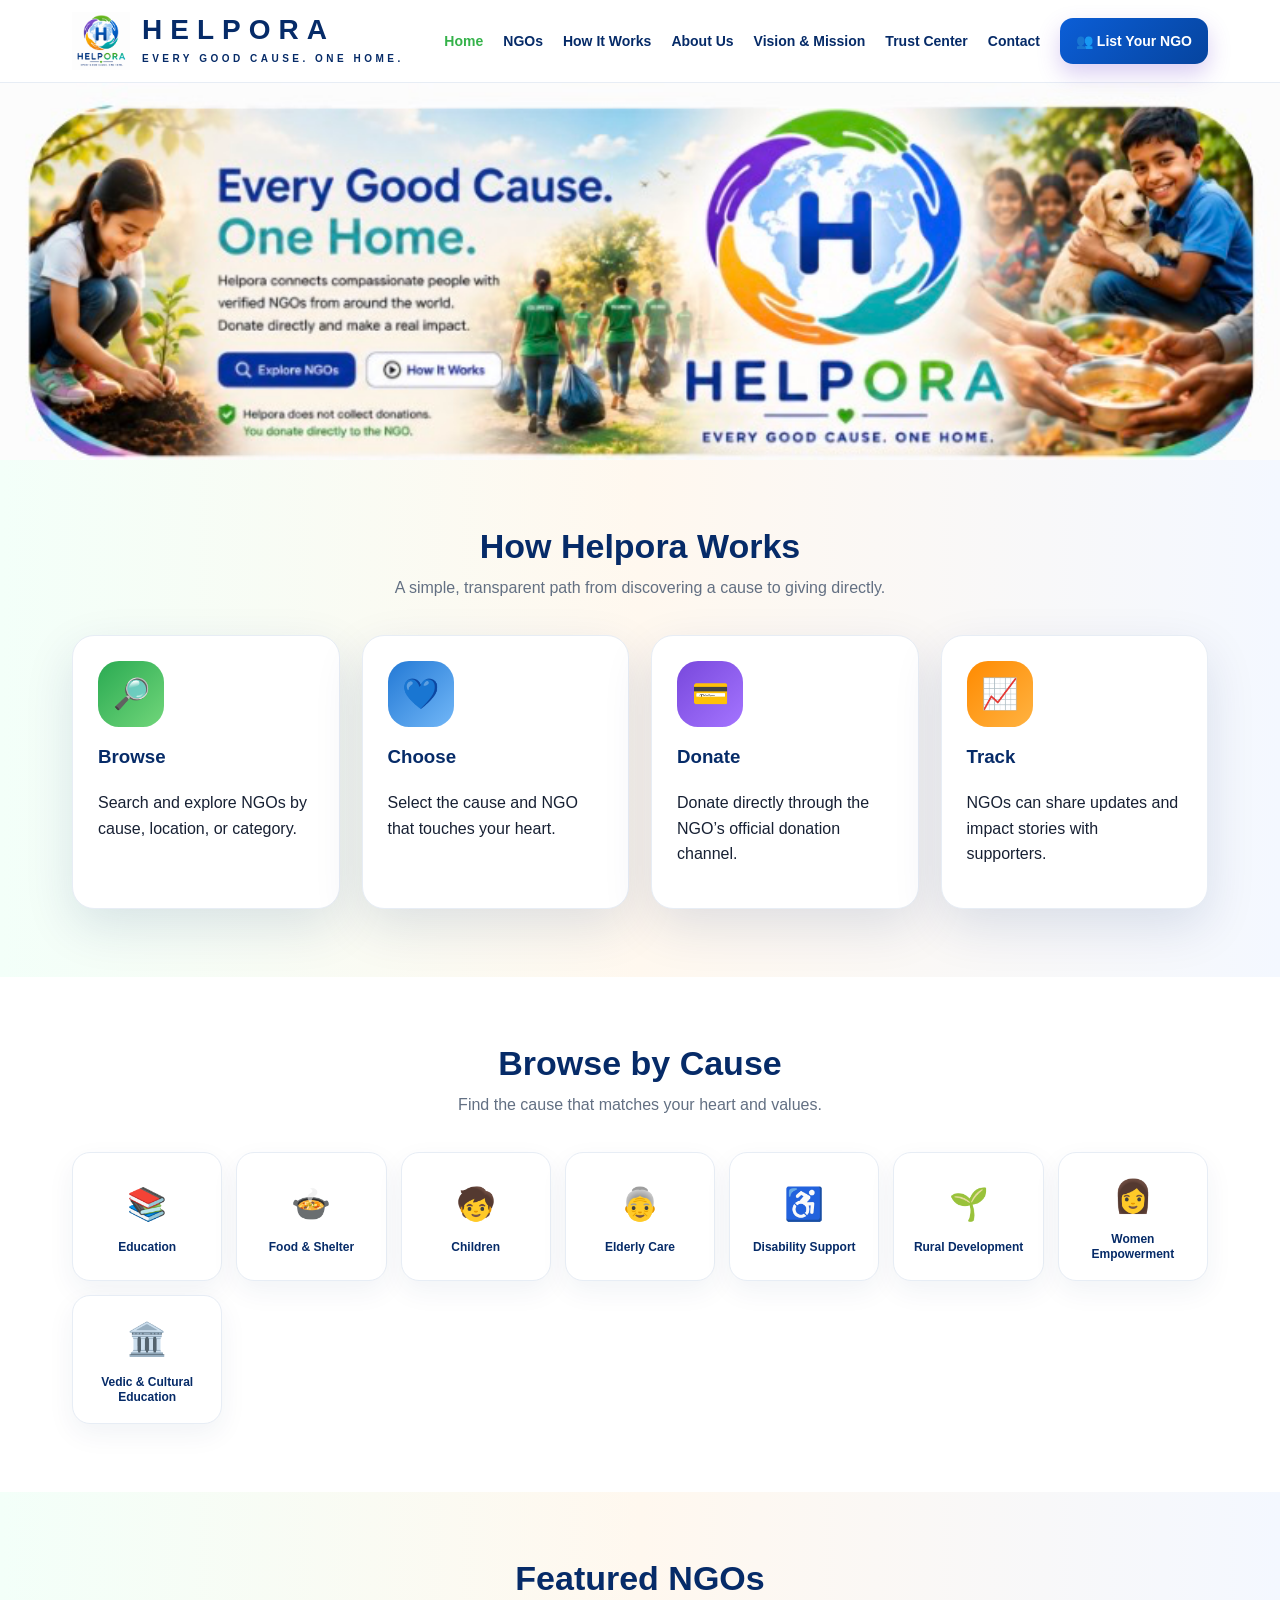
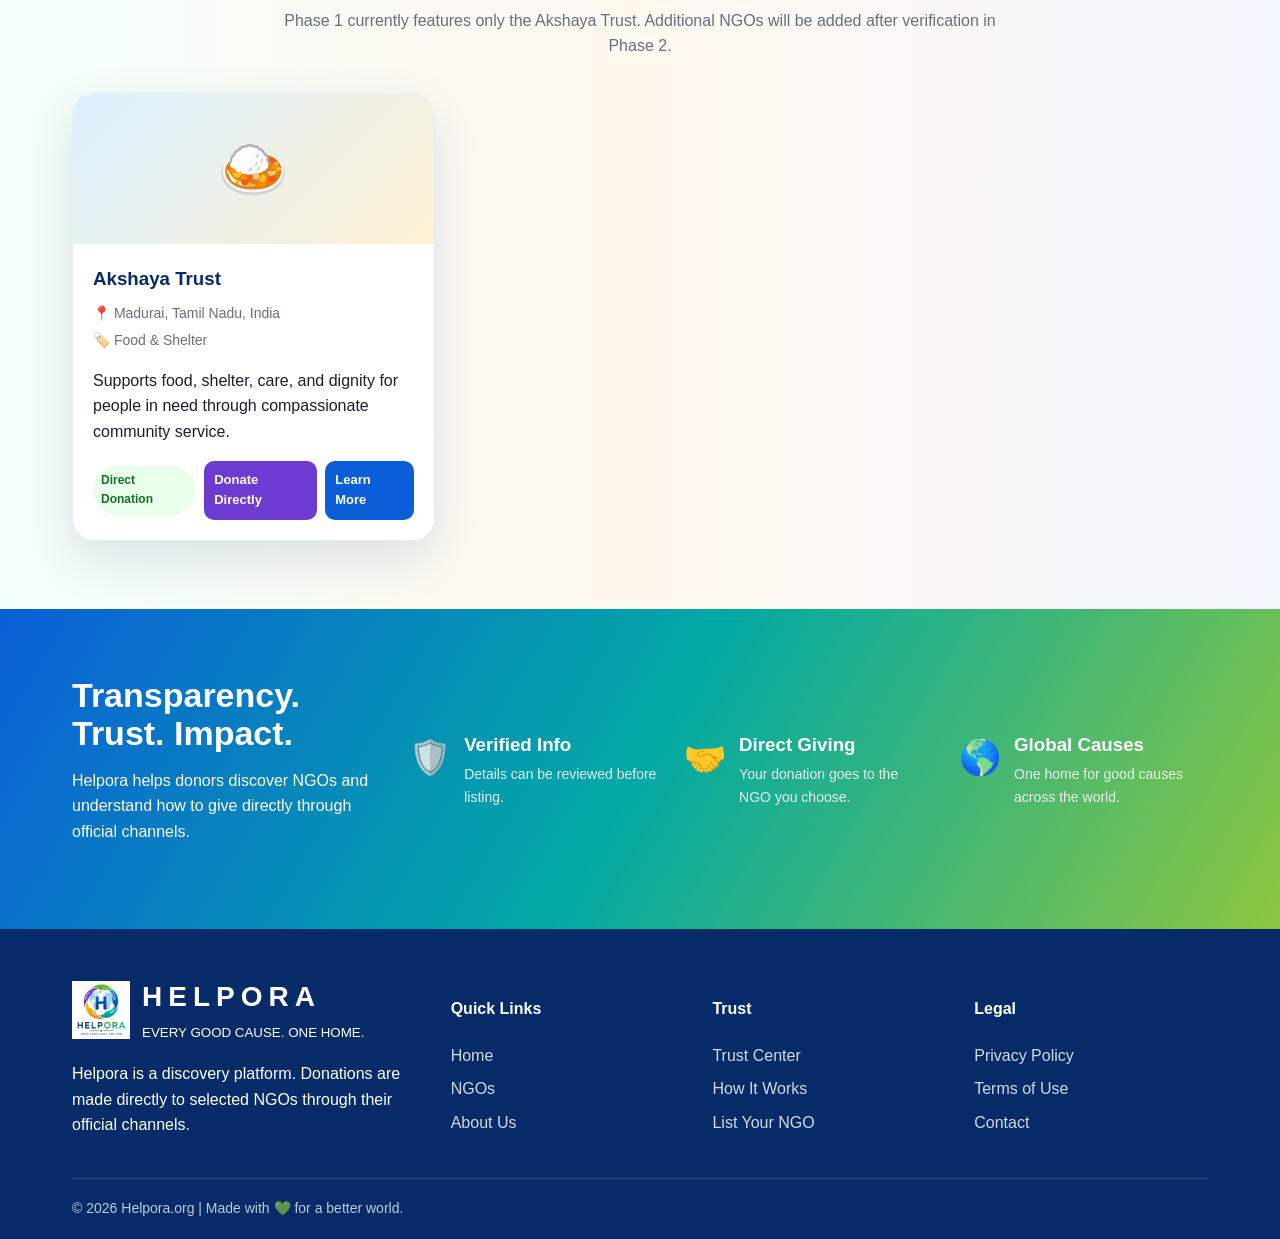
<file: index.html>
<!doctype html><html lang="en"><head><meta charset="utf-8"><meta name="viewport" content="width=device-width,initial-scale=1"><title>Helpora | Every Good Cause. One Home.</title><meta name="description" content="Helpora helps donors discover credible NGOs and donate directly to good causes."><link rel="stylesheet" href="assets/css/style.css">  <link rel="preload" as="image" href="assets/helpora-hero-good-cause-bg.png">
  <link rel="preload" as="image" href="assets/helpora-home-hero-banner.png">
</head><body><header class="site-header"><div class="container navbar"><a class="logo-wrap" href="index.html"><img src="assets/images/helpora-logo.png" alt="Helpora logo"><span class="logo-text"><strong>HELPORA</strong><span>EVERY GOOD CAUSE. ONE HOME.</span></span></a><button class="mobile-toggle" aria-label="Open menu">☰</button><nav class="nav-links"><a class="active" href="index.html">Home</a>
<a class="" href="ngos.html">NGOs</a>
<a class="" href="how-it-works.html">How It Works</a>
<a class="" href="about.html">About Us</a>
<a class="" href="vision-mission.html">Vision & Mission</a>
<a class="" href="trust-center.html">Trust Center</a>
<a class="" href="contact.html">Contact</a><a class="nav-cta" href="list-your-ngo.html">👥 List Your NGO</a></nav></div></header><main>

<section class="hero-banner-only" aria-label="Helpora homepage hero">
  <img src="assets/helpora-home-hero-banner.png" alt="Helpora - Every Good Cause. One Home." style="display:block;margin:0 auto;max-width:1400px;width:100%;height:auto;object-fit:contain;">
</section>

<section class="section section-soft"><div class="container"><div class="section-title"><h2>How Helpora Works</h2><p>A simple, transparent path from discovering a cause to giving directly.</p></div><div class="steps"><div class="step"><div class="icon-circle bg-green">🔎</div><h3>Browse</h3><p>Search and explore NGOs by cause, location, or category.</p></div><div class="step"><div class="icon-circle bg-blue">💙</div><h3>Choose</h3><p>Select the cause and NGO that touches your heart.</p></div><div class="step"><div class="icon-circle bg-purple">💳</div><h3>Donate</h3><p>Donate directly through the NGO’s official donation channel.</p></div><div class="step"><div class="icon-circle bg-orange">📈</div><h3>Track</h3><p>NGOs can share updates and impact stories with supporters.</p></div></div></div></section>
<section class="section"><div class="container"><div class="section-title"><h2>Browse by Cause</h2><p>Find the cause that matches your heart and values.</p></div><div class="causes"><div class="cause"><span>📚</span><small>Education</small></div><div class="cause"><span>🍲</span><small>Food & Shelter</small></div><div class="cause"><span>🧒</span><small>Children</small></div><div class="cause"><span>👵</span><small>Elderly Care</small></div><div class="cause"><span>♿</span><small>Disability Support</small></div><div class="cause"><span>🌱</span><small>Rural Development</small></div><div class="cause"><span>👩</span><small>Women Empowerment</small></div><div class="cause"><span>🏛️</span><small>Vedic & Cultural Education</small></div></div></div></section>
<section class="section section-soft"><div class="container"><div class="section-title"><h2>Featured NGOs</h2><p>Phase 1 currently features only the Akshaya Trust. Additional NGOs will be added after verification in Phase 2.</p></div><div class="ngo-grid">
<article class="ngo-card"><div class="ngo-image">🍛</div><div class="ngo-body"><h3>Akshaya Trust</h3><div class="meta">📍 Madurai, Tamil Nadu, India</div><div class="meta">🏷️ Food & Shelter</div><p>Supports food, shelter, care, and dignity for people in need through compassionate community service.</p><div class="card-footer"><span class="tag">Direct Donation</span><a class="donate" href="https://www.akshayatrust.org/donate-now/" target="_blank" rel="noopener">Donate Directly</a><a class="donate" href="https://www.akshayatrust.org/" target="_blank" rel="noopener" style="background:#0b5ed7">Learn More</a></div></div></article>
</div></div></section>
<section class="section trust-band"><div class="container trust-grid"><div><h2>Transparency. Trust. Impact.</h2><p>Helpora helps donors discover NGOs and understand how to give directly through official channels.</p></div><div class="trust-item"><span>🛡️</span><div><h3>Verified Info</h3><p>Details can be reviewed before listing.</p></div></div><div class="trust-item"><span>🤝</span><div><h3>Direct Giving</h3><p>Your donation goes to the NGO you choose.</p></div></div><div class="trust-item"><span>🌎</span><div><h3>Global Causes</h3><p>One home for good causes across the world.</p></div></div></div></section></main><footer class="site-footer"><div class="container"><div class="footer-grid"><div><div class="footer-brand"><img src="assets/images/helpora-logo.png" alt="Helpora logo"><div><strong style="font-size:28px;letter-spacing:6px">HELPORA</strong><br><small>EVERY GOOD CAUSE. ONE HOME.</small></div></div><p>Helpora is a discovery platform. Donations are made directly to selected NGOs through their official channels.</p></div><div><h4>Quick Links</h4><a href="index.html">Home</a><a href="ngos.html">NGOs</a><a href="about.html">About Us</a></div><div><h4>Trust</h4><a href="trust-center.html">Trust Center</a><a href="how-it-works.html">How It Works</a><a href="list-your-ngo.html">List Your NGO</a></div><div><h4>Legal</h4><a href="privacy.html">Privacy Policy</a><a href="terms.html">Terms of Use</a><a href="contact.html">Contact</a></div></div><div class="footer-bottom">© <span id="year"></span> Helpora.org | Made with 💚 for a better world.</div></div></footer><script src="assets/js/main.js"></script>
<script>
  window.addEventListener('scroll', function () {
    document.body.classList.toggle('is-scrolled', window.scrollY > 8);
  });
</script>

</body></html>
</file>
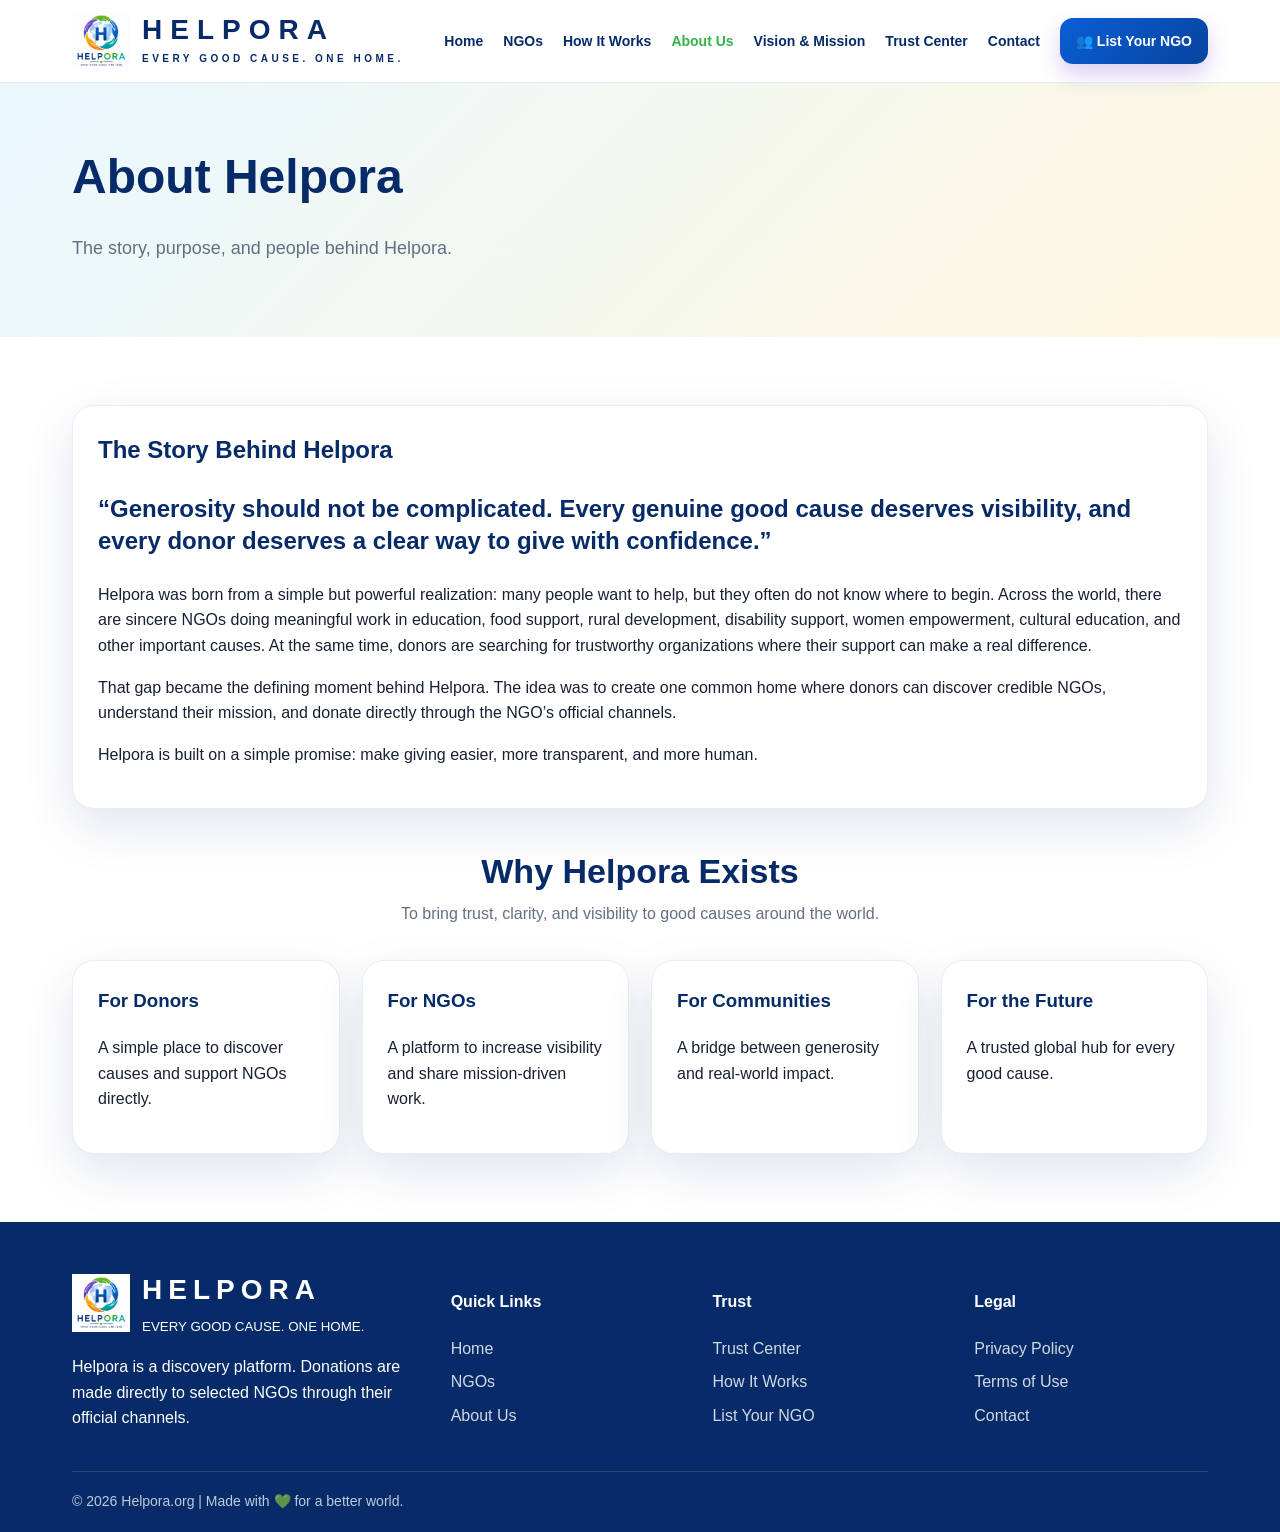
<file: about.html>
<!doctype html><html lang="en"><head><meta charset="utf-8"><meta name="viewport" content="width=device-width,initial-scale=1"><title>About Helpora | Helpora</title><meta name="description" content="The story, purpose, and people behind Helpora."><link rel="stylesheet" href="assets/css/style.css"></head><body><header class="site-header"><div class="container navbar"><a class="logo-wrap" href="index.html"><img src="assets/images/helpora-logo.png" alt="Helpora logo"><span class="logo-text"><strong>HELPORA</strong><span>EVERY GOOD CAUSE. ONE HOME.</span></span></a><button class="mobile-toggle" aria-label="Open menu">☰</button><nav class="nav-links"><a class="" href="index.html">Home</a>
<a class="" href="ngos.html">NGOs</a>
<a class="" href="how-it-works.html">How It Works</a>
<a class="active" href="about.html">About Us</a>
<a class="" href="vision-mission.html">Vision & Mission</a>
<a class="" href="trust-center.html">Trust Center</a>
<a class="" href="contact.html">Contact</a><a class="nav-cta" href="list-your-ngo.html">👥 List Your NGO</a></nav></div></header><main><section class="page-hero"><div class="container"><h1>About Helpora</h1><p>The story, purpose, and people behind Helpora.</p></div></section><section class="section"><div class="container"><div class="content-card"><h2>The Story Behind Helpora</h2><p class="quote">“Generosity should not be complicated. Every genuine good cause deserves visibility, and every donor deserves a clear way to give with confidence.”</p><p>Helpora was born from a simple but powerful realization: many people want to help, but they often do not know where to begin. Across the world, there are sincere NGOs doing meaningful work in education, food support, rural development, disability support, women empowerment, cultural education, and other important causes. At the same time, donors are searching for trustworthy organizations where their support can make a real difference.</p><p>That gap became the defining moment behind Helpora. The idea was to create one common home where donors can discover credible NGOs, understand their mission, and donate directly through the NGO’s official channels.</p><p>Helpora is built on a simple promise: make giving easier, more transparent, and more human.</p></div><div class="section-title" style="margin-top:44px"><h2>Why Helpora Exists</h2><p>To bring trust, clarity, and visibility to good causes around the world.</p></div><div class="steps"><div class="step"><h3>For Donors</h3><p>A simple place to discover causes and support NGOs directly.</p></div><div class="step"><h3>For NGOs</h3><p>A platform to increase visibility and share mission-driven work.</p></div><div class="step"><h3>For Communities</h3><p>A bridge between generosity and real-world impact.</p></div><div class="step"><h3>For the Future</h3><p>A trusted global hub for every good cause.</p></div></div></div></section></main><footer class="site-footer"><div class="container"><div class="footer-grid"><div><div class="footer-brand"><img src="assets/images/helpora-logo.png" alt="Helpora logo"><div><strong style="font-size:28px;letter-spacing:6px">HELPORA</strong><br><small>EVERY GOOD CAUSE. ONE HOME.</small></div></div><p>Helpora is a discovery platform. Donations are made directly to selected NGOs through their official channels.</p></div><div><h4>Quick Links</h4><a href="index.html">Home</a><a href="ngos.html">NGOs</a><a href="about.html">About Us</a></div><div><h4>Trust</h4><a href="trust-center.html">Trust Center</a><a href="how-it-works.html">How It Works</a><a href="list-your-ngo.html">List Your NGO</a></div><div><h4>Legal</h4><a href="privacy.html">Privacy Policy</a><a href="terms.html">Terms of Use</a><a href="contact.html">Contact</a></div></div><div class="footer-bottom">© <span id="year"></span> Helpora.org | Made with 💚 for a better world.</div></div></footer><script src="assets/js/main.js"></script></body></html>
</file>
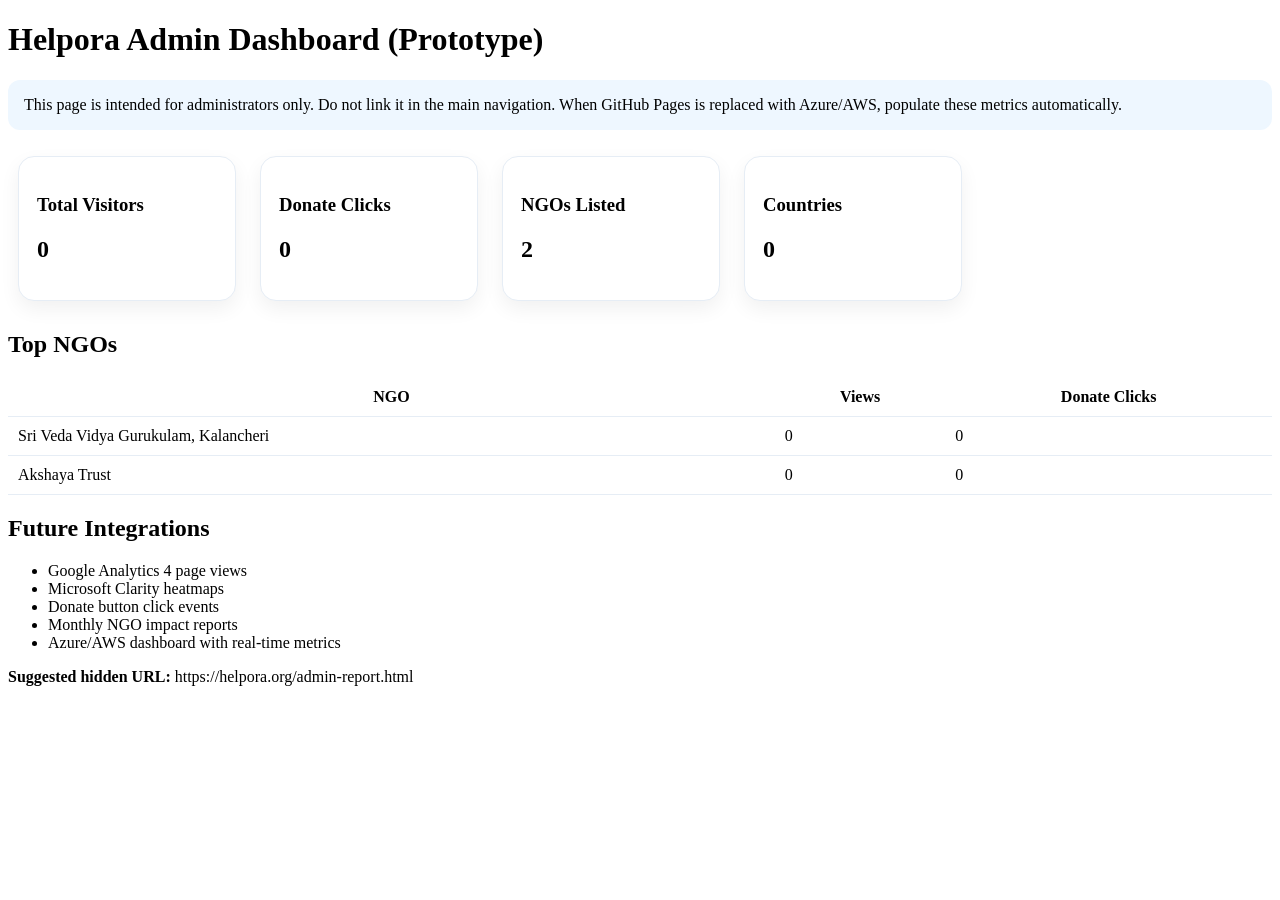
<file: admin-report.html>
<!DOCTYPE html>
<html><head>
<meta charset="UTF-8">
<meta name="viewport" content="width=device-width,initial-scale=1">
<title>Helpora Admin Report</title>
<link rel="stylesheet" href="styles.css">
<style>
.metric{display:inline-block;background:#fff;border:1px solid #e6edf5;border-radius:16px;padding:18px;margin:10px;min-width:180px;box-shadow:0 8px 20px rgba(0,0,0,.06)}
table{width:100%;border-collapse:collapse}th,td{padding:10px;border-bottom:1px solid #e6edf5}
.notice{background:#eef7ff;padding:16px;border-radius:12px}
</style>
</head>
<body>
<div class="container">
<h1>Helpora Admin Dashboard (Prototype)</h1>
<p class="notice">This page is intended for administrators only. Do not link it in the main navigation. When GitHub Pages is replaced with Azure/AWS, populate these metrics automatically.</p>

<div>
<div class="metric"><h3>Total Visitors</h3><h2>0</h2></div>
<div class="metric"><h3>Donate Clicks</h3><h2>0</h2></div>
<div class="metric"><h3>NGOs Listed</h3><h2>2</h2></div>
<div class="metric"><h3>Countries</h3><h2>0</h2></div>
</div>

<h2>Top NGOs</h2>
<table>
<tr><th>NGO</th><th>Views</th><th>Donate Clicks</th></tr>
<tr><td>Sri Veda Vidya Gurukulam, Kalancheri</td><td>0</td><td>0</td></tr>
<tr><td>Akshaya Trust</td><td>0</td><td>0</td></tr>
</table>

<h2>Future Integrations</h2>
<ul>
<li>Google Analytics 4 page views</li>
<li>Microsoft Clarity heatmaps</li>
<li>Donate button click events</li>
<li>Monthly NGO impact reports</li>
<li>Azure/AWS dashboard with real-time metrics</li>
</ul>

<p><strong>Suggested hidden URL:</strong> https://helpora.org/admin-report.html</p>
</div>
</body></html>
</file>
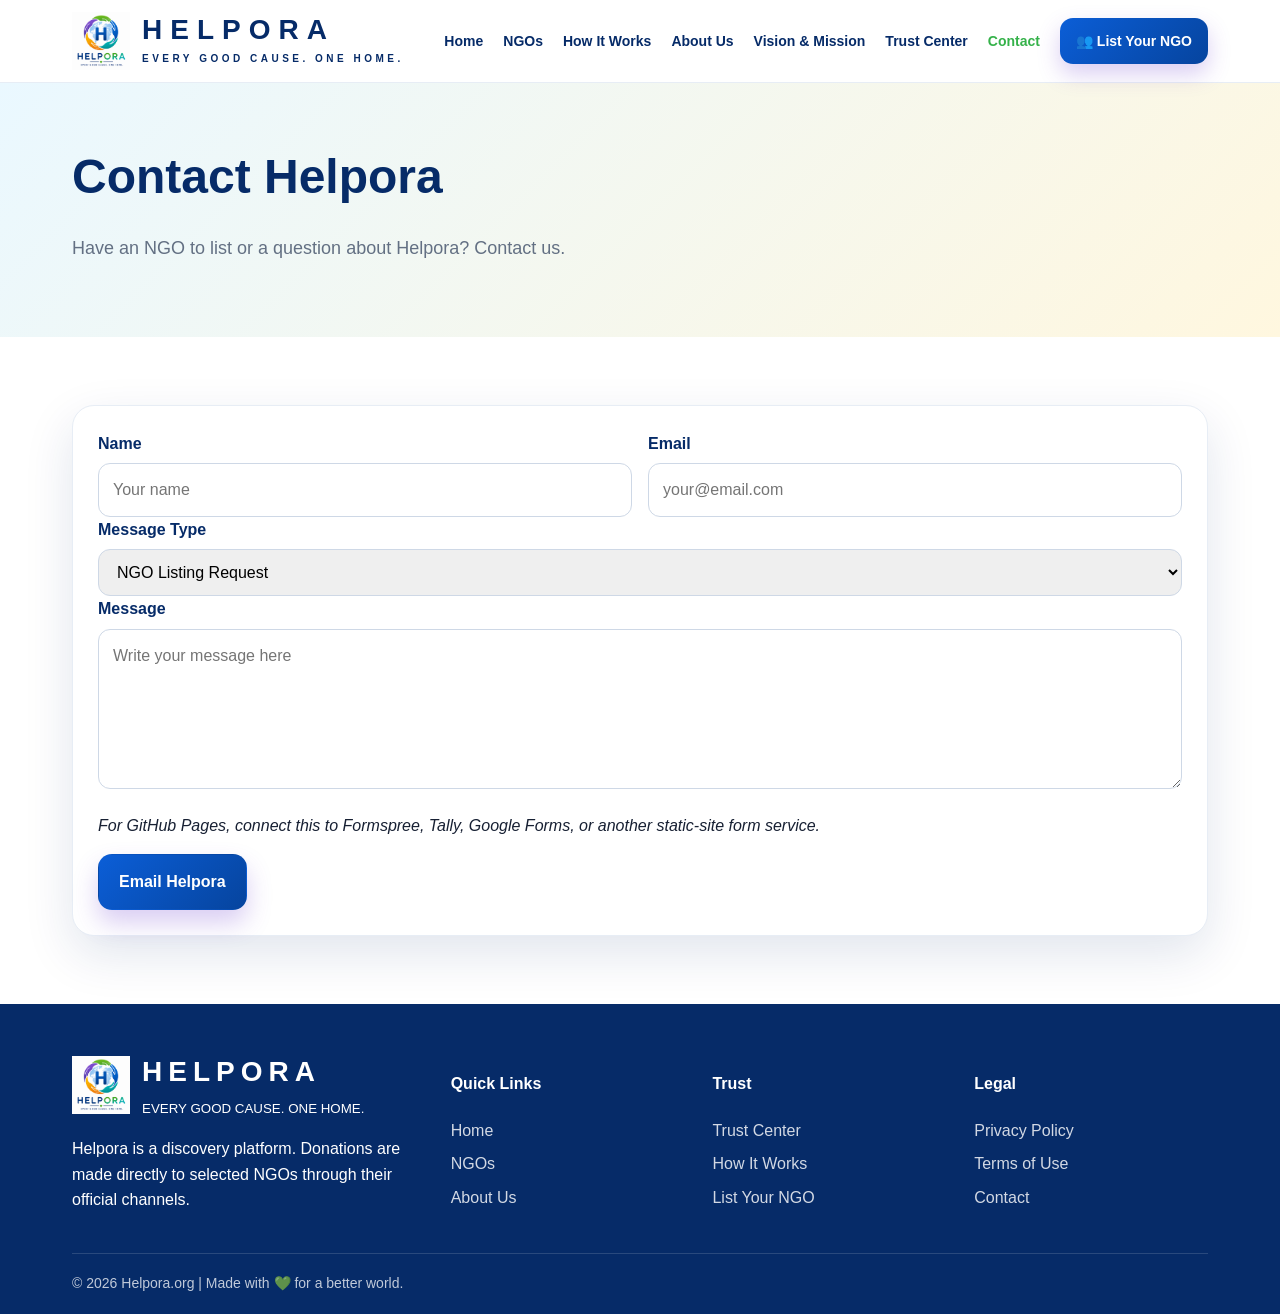
<file: contact.html>
<!doctype html><html lang="en"><head><meta charset="utf-8"><meta name="viewport" content="width=device-width,initial-scale=1"><title>Contact Helpora | Helpora</title><meta name="description" content="Have an NGO to list or a question about Helpora? Contact us."><link rel="stylesheet" href="assets/css/style.css"></head><body><header class="site-header"><div class="container navbar"><a class="logo-wrap" href="index.html"><img src="assets/images/helpora-logo.png" alt="Helpora logo"><span class="logo-text"><strong>HELPORA</strong><span>EVERY GOOD CAUSE. ONE HOME.</span></span></a><button class="mobile-toggle" aria-label="Open menu">☰</button><nav class="nav-links"><a class="" href="index.html">Home</a>
<a class="" href="ngos.html">NGOs</a>
<a class="" href="how-it-works.html">How It Works</a>
<a class="" href="about.html">About Us</a>
<a class="" href="vision-mission.html">Vision & Mission</a>
<a class="" href="trust-center.html">Trust Center</a>
<a class="active" href="contact.html">Contact</a><a class="nav-cta" href="list-your-ngo.html">👥 List Your NGO</a></nav></div></header><main><section class="page-hero"><div class="container"><h1>Contact Helpora</h1><p>Have an NGO to list or a question about Helpora? Contact us.</p></div></section><section class="section"><div class="container"><div class="content-card"><form><div class="form-grid"><div><label>Name</label><input placeholder="Your name"></div><div><label>Email</label><input type="email" placeholder="your@email.com"></div></div><label>Message Type</label><select><option>NGO Listing Request</option><option>Donor Question</option><option>Partnership</option><option>Report Incorrect Information</option><option>Other</option></select><label>Message</label><textarea placeholder="Write your message here"></textarea><p><em>For GitHub Pages, connect this to Formspree, Tally, Google Forms, or another static-site form service.</em></p><a class="btn btn-primary" href="mailto:connecthelpora@gmail.com?subject=Helpora%20Inquiry&body=Hello%20Helpora%20Team,%0A%0A">Email Helpora</a></form></div></div></section></main><footer class="site-footer"><div class="container"><div class="footer-grid"><div><div class="footer-brand"><img src="assets/images/helpora-logo.png" alt="Helpora logo"><div><strong style="font-size:28px;letter-spacing:6px">HELPORA</strong><br><small>EVERY GOOD CAUSE. ONE HOME.</small></div></div><p>Helpora is a discovery platform. Donations are made directly to selected NGOs through their official channels.</p></div><div><h4>Quick Links</h4><a href="index.html">Home</a><a href="ngos.html">NGOs</a><a href="about.html">About Us</a></div><div><h4>Trust</h4><a href="trust-center.html">Trust Center</a><a href="how-it-works.html">How It Works</a><a href="list-your-ngo.html">List Your NGO</a></div><div><h4>Legal</h4><a href="privacy.html">Privacy Policy</a><a href="terms.html">Terms of Use</a><a href="contact.html">Contact</a></div></div><div class="footer-bottom">© <span id="year"></span> Helpora.org | Made with 💚 for a better world.</div></div></footer><script src="assets/js/main.js"></script></body></html>
</file>
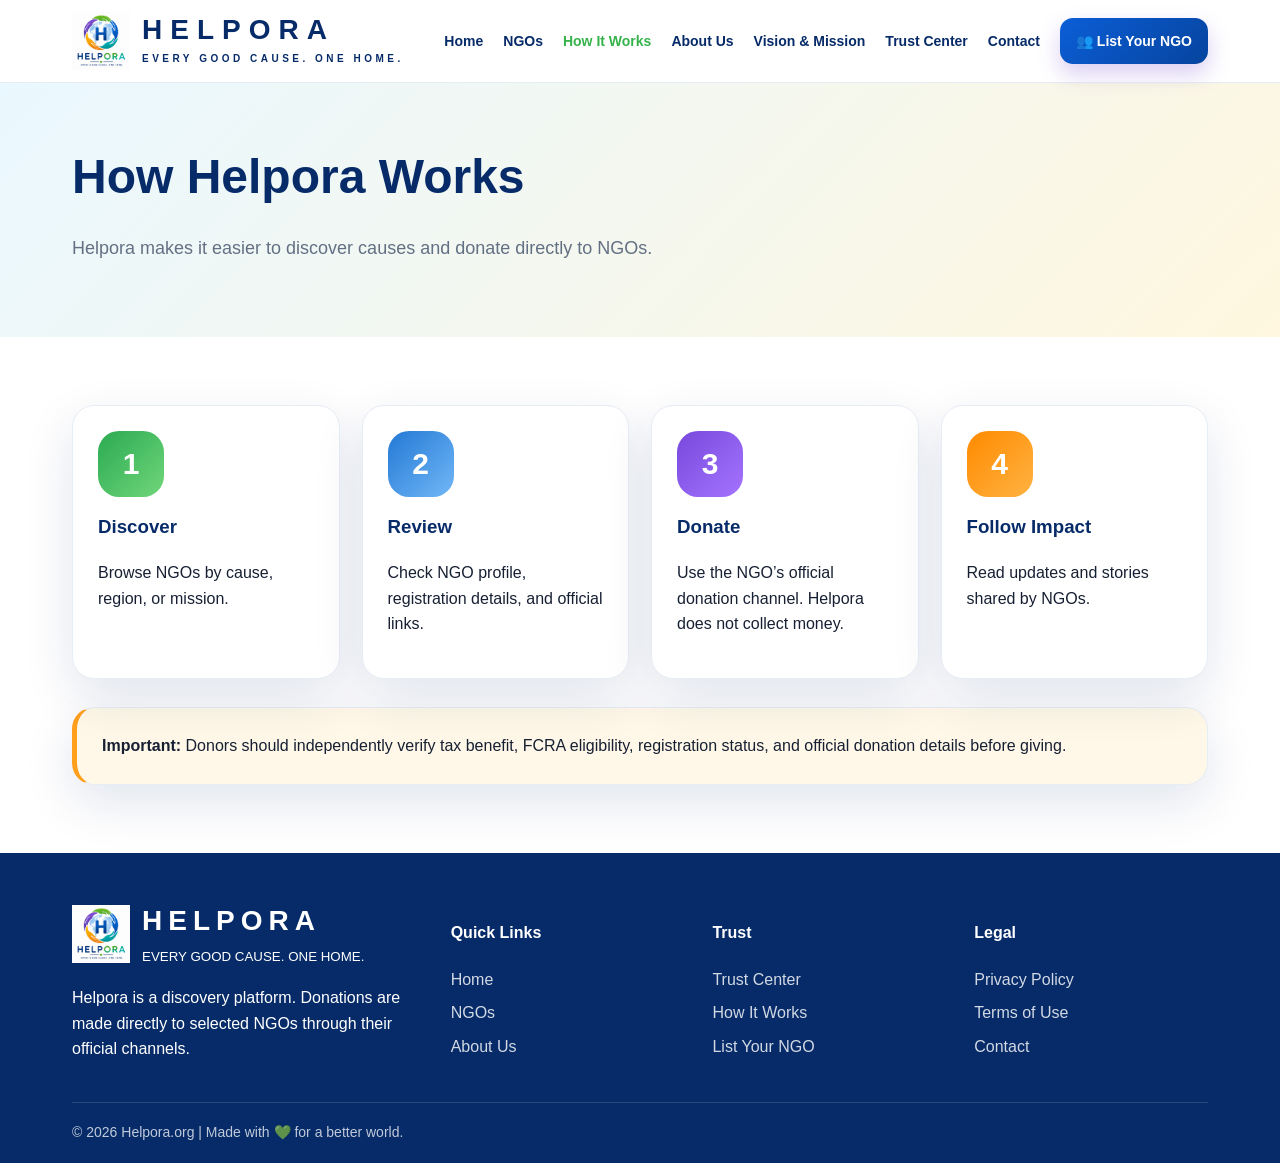
<file: how-it-works.html>
<!doctype html><html lang="en"><head><meta charset="utf-8"><meta name="viewport" content="width=device-width,initial-scale=1"><title>How Helpora Works | Helpora</title><meta name="description" content="Helpora makes it easier to discover causes and donate directly to NGOs."><link rel="stylesheet" href="assets/css/style.css"></head><body><header class="site-header"><div class="container navbar"><a class="logo-wrap" href="index.html"><img src="assets/images/helpora-logo.png" alt="Helpora logo"><span class="logo-text"><strong>HELPORA</strong><span>EVERY GOOD CAUSE. ONE HOME.</span></span></a><button class="mobile-toggle" aria-label="Open menu">☰</button><nav class="nav-links"><a class="" href="index.html">Home</a>
<a class="" href="ngos.html">NGOs</a>
<a class="active" href="how-it-works.html">How It Works</a>
<a class="" href="about.html">About Us</a>
<a class="" href="vision-mission.html">Vision & Mission</a>
<a class="" href="trust-center.html">Trust Center</a>
<a class="" href="contact.html">Contact</a><a class="nav-cta" href="list-your-ngo.html">👥 List Your NGO</a></nav></div></header><main><section class="page-hero"><div class="container"><h1>How Helpora Works</h1><p>Helpora makes it easier to discover causes and donate directly to NGOs.</p></div></section><section class="section"><div class="container"><div class="steps"><div class="step"><div class="icon-circle bg-green">1</div><h3>Discover</h3><p>Browse NGOs by cause, region, or mission.</p></div><div class="step"><div class="icon-circle bg-blue">2</div><h3>Review</h3><p>Check NGO profile, registration details, and official links.</p></div><div class="step"><div class="icon-circle bg-purple">3</div><h3>Donate</h3><p>Use the NGO’s official donation channel. Helpora does not collect money.</p></div><div class="step"><div class="icon-circle bg-orange">4</div><h3>Follow Impact</h3><p>Read updates and stories shared by NGOs.</p></div></div><div class="content-card warning" style="margin-top:28px"><strong>Important:</strong> Donors should independently verify tax benefit, FCRA eligibility, registration status, and official donation details before giving.</div></div></section></main><footer class="site-footer"><div class="container"><div class="footer-grid"><div><div class="footer-brand"><img src="assets/images/helpora-logo.png" alt="Helpora logo"><div><strong style="font-size:28px;letter-spacing:6px">HELPORA</strong><br><small>EVERY GOOD CAUSE. ONE HOME.</small></div></div><p>Helpora is a discovery platform. Donations are made directly to selected NGOs through their official channels.</p></div><div><h4>Quick Links</h4><a href="index.html">Home</a><a href="ngos.html">NGOs</a><a href="about.html">About Us</a></div><div><h4>Trust</h4><a href="trust-center.html">Trust Center</a><a href="how-it-works.html">How It Works</a><a href="list-your-ngo.html">List Your NGO</a></div><div><h4>Legal</h4><a href="privacy.html">Privacy Policy</a><a href="terms.html">Terms of Use</a><a href="contact.html">Contact</a></div></div><div class="footer-bottom">© <span id="year"></span> Helpora.org | Made with 💚 for a better world.</div></div></footer><script src="assets/js/main.js"></script></body></html>
</file>
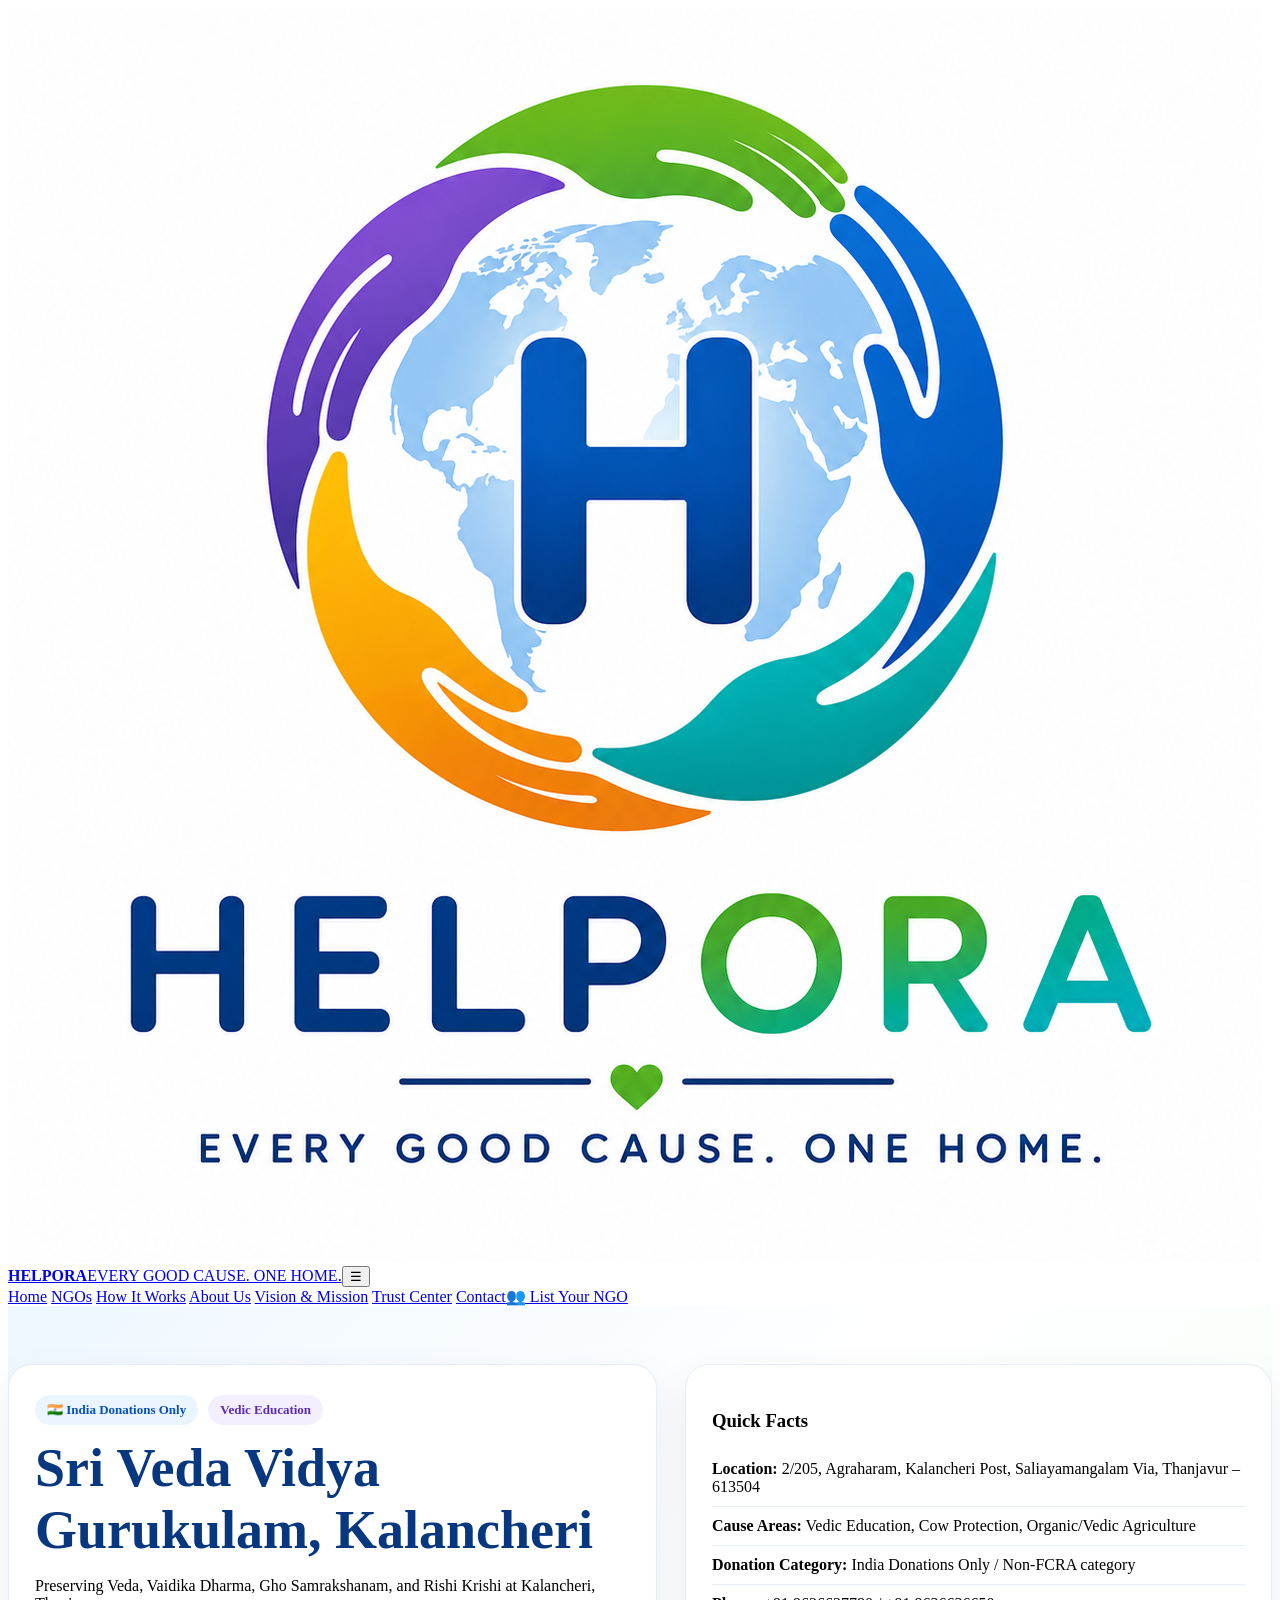
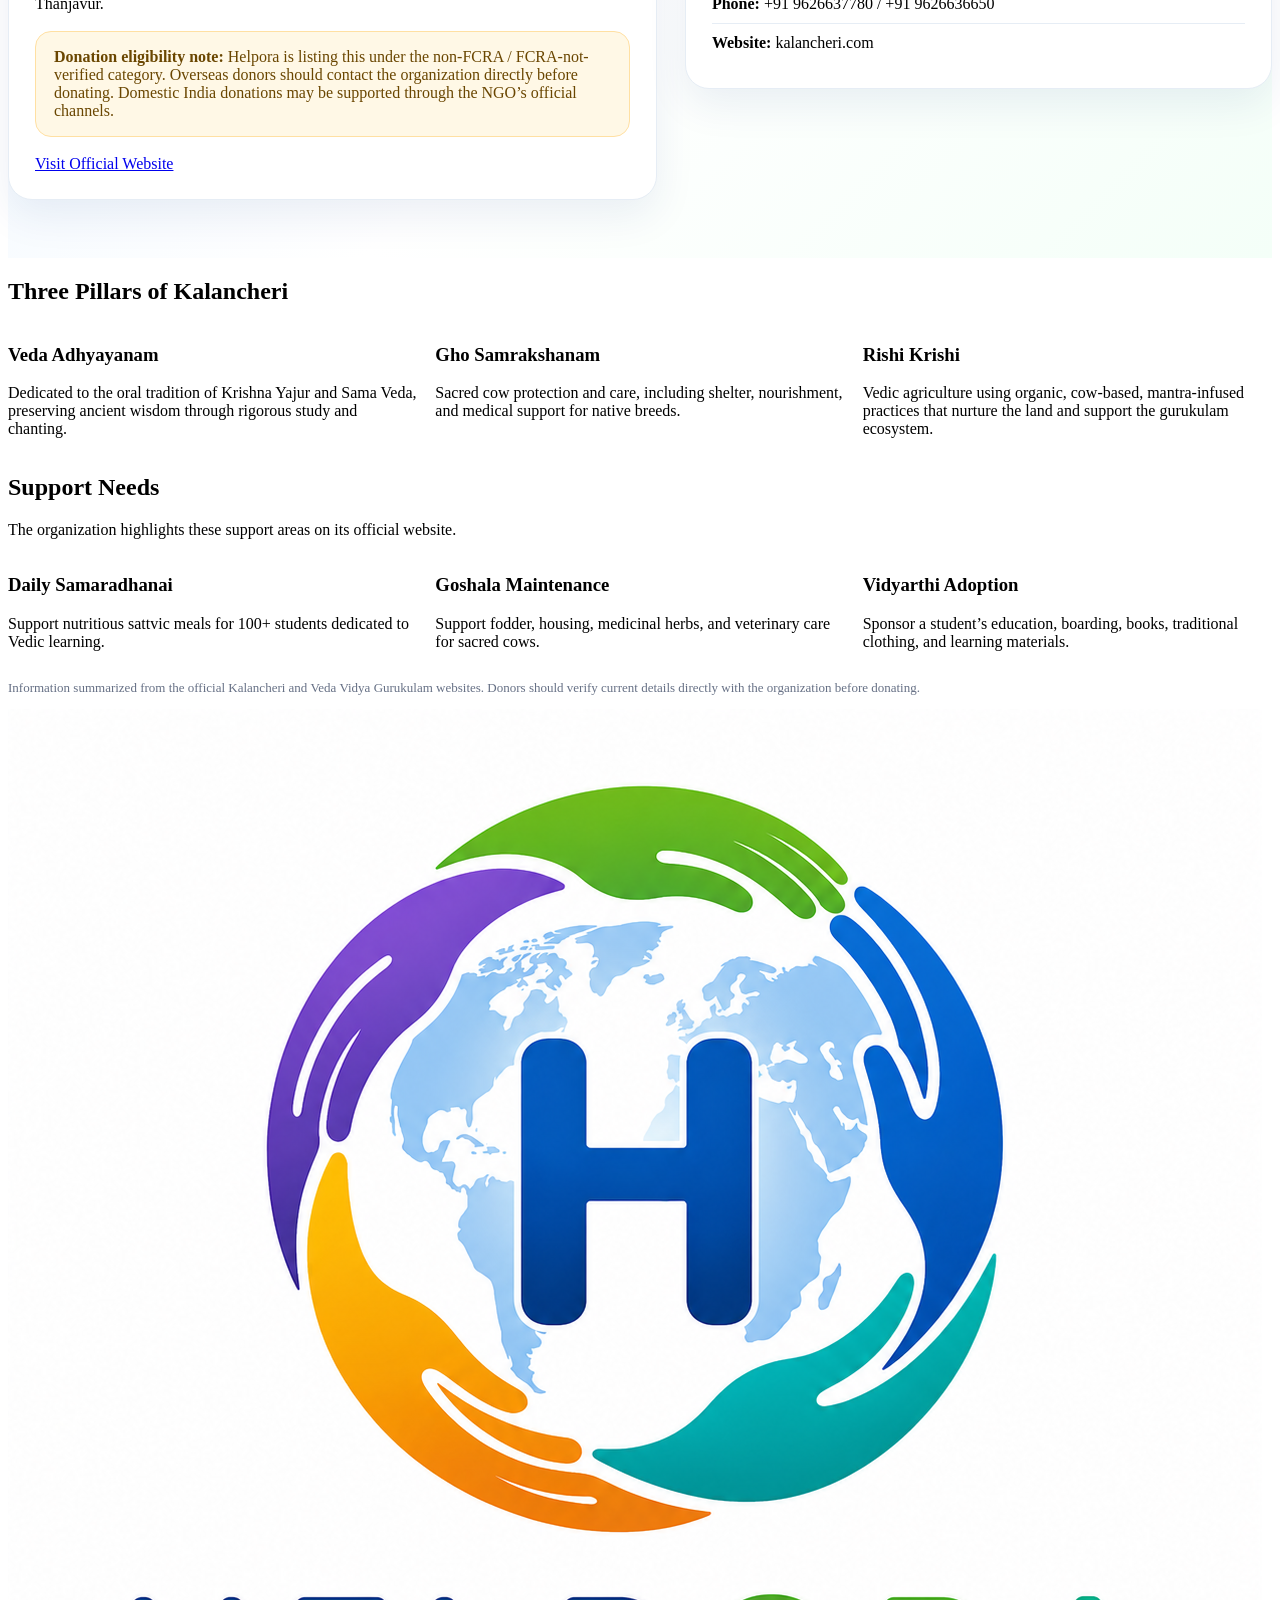
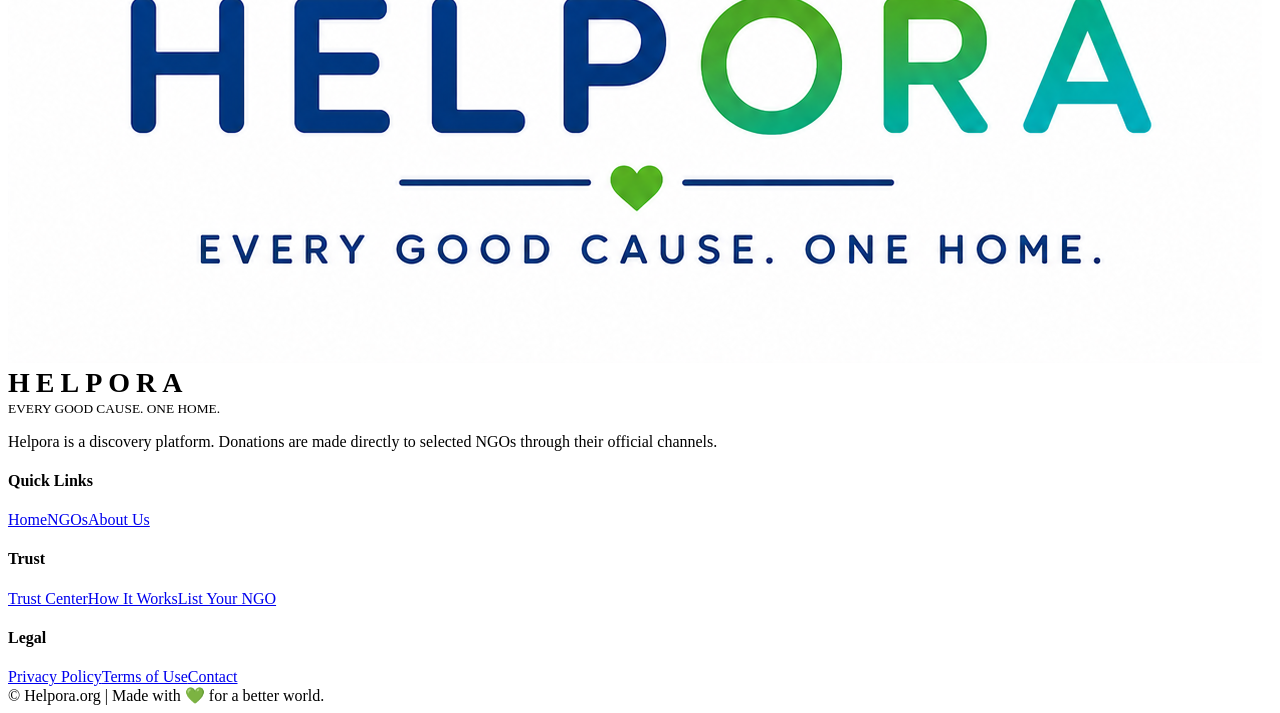
<file: kalancheri-veda-vidya-gurukulam.html>
<!DOCTYPE html>
<html lang="en">
<head>
  <meta charset="UTF-8">
  <meta name="viewport" content="width=device-width, initial-scale=1.0">
  <title>Sri Veda Vidya Gurukulam, Kalancheri | Helpora</title>
  <meta name="description" content="Sri Veda Vidya Gurukulam, Kalancheri listing on Helpora. India donations only / FCRA not verified category.">
  <link rel="stylesheet" href="styles.css">
</head>
<body>
<header class="site-header"><div class="container navbar"><a class="logo-wrap" href="index.html"><img src="assets/images/helpora-logo.png" alt="Helpora logo"><span class="logo-text"><strong>HELPORA</strong><span>EVERY GOOD CAUSE. ONE HOME.</span></span></a><button class="mobile-toggle" aria-label="Open menu">☰</button><nav class="nav-links"><a class="active" href="index.html">Home</a>
<a class="" href="ngos.html">NGOs</a>
<a class="" href="how-it-works.html">How It Works</a>
<a class="" href="about.html">About Us</a>
<a class="" href="vision-mission.html">Vision & Mission</a>
<a class="" href="trust-center.html">Trust Center</a>
<a class="" href="contact.html">Contact</a><a class="nav-cta" href="list-your-ngo.html">👥 List Your NGO</a></nav></div></header>
<main>
  <section class="ngo-detail-hero">
    <div class="container ngo-detail-grid">
      <div class="ngo-summary-box">
        <span class="badge-india-only">🇮🇳 India Donations Only</span>
        <span class="badge-vedic">Vedic Education</span>
        <h1>Sri Veda Vidya Gurukulam, Kalancheri</h1>
        <p>Preserving Veda, Vaidika Dharma, Gho Samrakshanam, and Rishi Krishi at Kalancheri, Thanjavur.</p>
        <div class="warning-note">
          <strong>Donation eligibility note:</strong> Helpora is listing this under the non-FCRA / FCRA-not-verified category. Overseas donors should contact the organization directly before donating. Domestic India donations may be supported through the NGO’s official channels.
        </div>
        <a class="btn" href="https://kalancheri.com/" target="_blank" rel="noopener">Visit Official Website</a>
      </div>
      <div class="ngo-summary-box">
        <h3>Quick Facts</h3>
        <ul class="ngo-fact-list">
          <li><strong>Location:</strong> 2/205, Agraharam, Kalancheri Post, Saliayamangalam Via, Thanjavur – 613504</li>
          <li><strong>Cause Areas:</strong> Vedic Education, Cow Protection, Organic/Vedic Agriculture</li>
          <li><strong>Donation Category:</strong> India Donations Only / Non-FCRA category</li>
          <li><strong>Phone:</strong> +91 9626637780 / +91 9626636650</li>
          <li><strong>Website:</strong> kalancheri.com</li>
        </ul>
      </div>
    </div>
  </section>

  <section class="section">
    <div class="container">
      <h2 class="section-title">Three Pillars of Kalancheri</h2>
      <div class="pillar-grid">
        <div class="card">
          <h3>Veda Adhyayanam</h3>
          <p>Dedicated to the oral tradition of Krishna Yajur and Sama Veda, preserving ancient wisdom through rigorous study and chanting.</p>
        </div>
        <div class="card">
          <h3>Gho Samrakshanam</h3>
          <p>Sacred cow protection and care, including shelter, nourishment, and medical support for native breeds.</p>
        </div>
        <div class="card">
          <h3>Rishi Krishi</h3>
          <p>Vedic agriculture using organic, cow-based, mantra-infused practices that nurture the land and support the gurukulam ecosystem.</p>
        </div>
      </div>
    </div>
  </section>

  <section class="section alt">
    <div class="container">
      <h2 class="section-title">Support Needs</h2>
      <p class="section-intro">The organization highlights these support areas on its official website.</p>
      <div class="support-grid">
        <div class="card">
          <h3>Daily Samaradhanai</h3>
          <p>Support nutritious sattvic meals for 100+ students dedicated to Vedic learning.</p>
        </div>
        <div class="card">
          <h3>Goshala Maintenance</h3>
          <p>Support fodder, housing, medicinal herbs, and veterinary care for sacred cows.</p>
        </div>
        <div class="card">
          <h3>Vidyarthi Adoption</h3>
          <p>Sponsor a student’s education, boarding, books, traditional clothing, and learning materials.</p>
        </div>
      </div>
      <p class="source-note">Information summarized from the official Kalancheri and Veda Vidya Gurukulam websites. Donors should verify current details directly with the organization before donating.</p>
    </div>
  </section>
</main>
<footer class="site-footer"><div class="container"><div class="footer-grid"><div><div class="footer-brand"><img src="assets/images/helpora-logo.png" alt="Helpora logo"><div><strong style="font-size:28px;letter-spacing:6px">HELPORA</strong><br><small>EVERY GOOD CAUSE. ONE HOME.</small></div></div><p>Helpora is a discovery platform. Donations are made directly to selected NGOs through their official channels.</p></div><div><h4>Quick Links</h4><a href="index.html">Home</a><a href="ngos.html">NGOs</a><a href="about.html">About Us</a></div><div><h4>Trust</h4><a href="trust-center.html">Trust Center</a><a href="how-it-works.html">How It Works</a><a href="list-your-ngo.html">List Your NGO</a></div><div><h4>Legal</h4><a href="privacy.html">Privacy Policy</a><a href="terms.html">Terms of Use</a><a href="contact.html">Contact</a></div></div><div class="footer-bottom">© <span id="year"></span> Helpora.org | Made with 💚 for a better world.</div></div></footer>
</body>
</html>
</file>
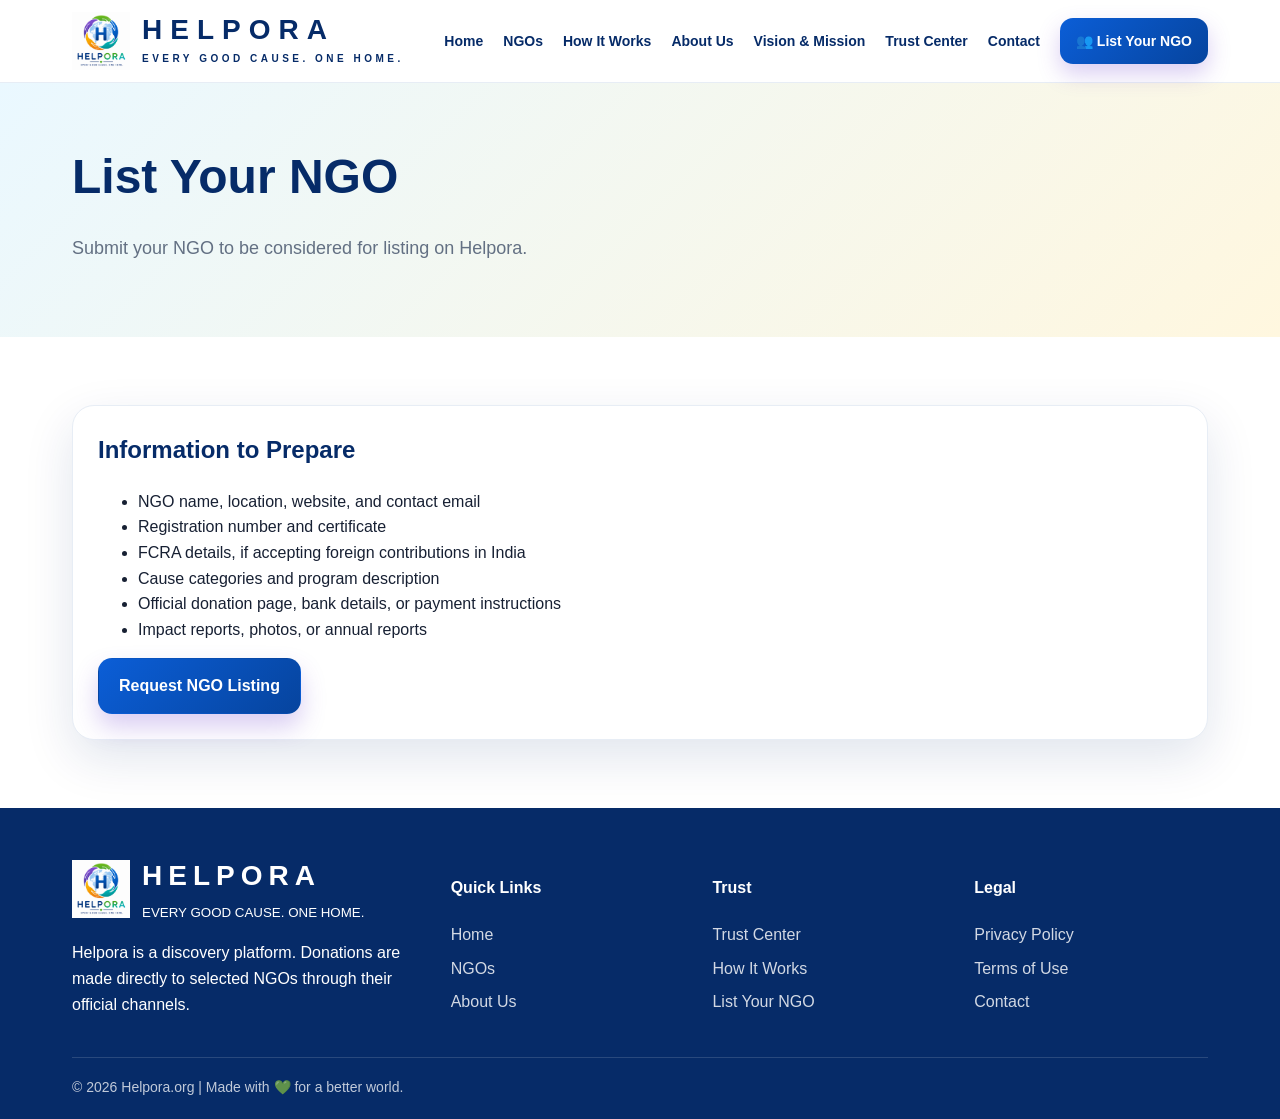
<file: list-your-ngo.html>
<!doctype html><html lang="en"><head><meta charset="utf-8"><meta name="viewport" content="width=device-width,initial-scale=1"><title>List Your NGO | Helpora</title><meta name="description" content="Submit your NGO to be considered for listing on Helpora."><link rel="stylesheet" href="assets/css/style.css"></head><body><header class="site-header"><div class="container navbar"><a class="logo-wrap" href="index.html"><img src="assets/images/helpora-logo.png" alt="Helpora logo"><span class="logo-text"><strong>HELPORA</strong><span>EVERY GOOD CAUSE. ONE HOME.</span></span></a><button class="mobile-toggle" aria-label="Open menu">☰</button><nav class="nav-links"><a class="" href="index.html">Home</a>
<a class="" href="ngos.html">NGOs</a>
<a class="" href="how-it-works.html">How It Works</a>
<a class="" href="about.html">About Us</a>
<a class="" href="vision-mission.html">Vision & Mission</a>
<a class="" href="trust-center.html">Trust Center</a>
<a class="" href="contact.html">Contact</a><a class="nav-cta" href="list-your-ngo.html">👥 List Your NGO</a></nav></div></header><main><section class="page-hero"><div class="container"><h1>List Your NGO</h1><p>Submit your NGO to be considered for listing on Helpora.</p></div></section><section class="section"><div class="container"><div class="content-card"><h2>Information to Prepare</h2><ul><li>NGO name, location, website, and contact email</li><li>Registration number and certificate</li><li>FCRA details, if accepting foreign contributions in India</li><li>Cause categories and program description</li><li>Official donation page, bank details, or payment instructions</li><li>Impact reports, photos, or annual reports</li></ul><a class="btn btn-primary" href="mailto:connecthelpora@gmail.com?subject=Helpora%20Inquiry&body=Hello%20Helpora%20Team,%0A%0A?subject=NGO Listing Request">Request NGO Listing</a></div></div></section></main><footer class="site-footer"><div class="container"><div class="footer-grid"><div><div class="footer-brand"><img src="assets/images/helpora-logo.png" alt="Helpora logo"><div><strong style="font-size:28px;letter-spacing:6px">HELPORA</strong><br><small>EVERY GOOD CAUSE. ONE HOME.</small></div></div><p>Helpora is a discovery platform. Donations are made directly to selected NGOs through their official channels.</p></div><div><h4>Quick Links</h4><a href="index.html">Home</a><a href="ngos.html">NGOs</a><a href="about.html">About Us</a></div><div><h4>Trust</h4><a href="trust-center.html">Trust Center</a><a href="how-it-works.html">How It Works</a><a href="list-your-ngo.html">List Your NGO</a></div><div><h4>Legal</h4><a href="privacy.html">Privacy Policy</a><a href="terms.html">Terms of Use</a><a href="contact.html">Contact</a></div></div><div class="footer-bottom">© <span id="year"></span> Helpora.org | Made with 💚 for a better world.</div></div></footer><script src="assets/js/main.js"></script></body></html>
</file>
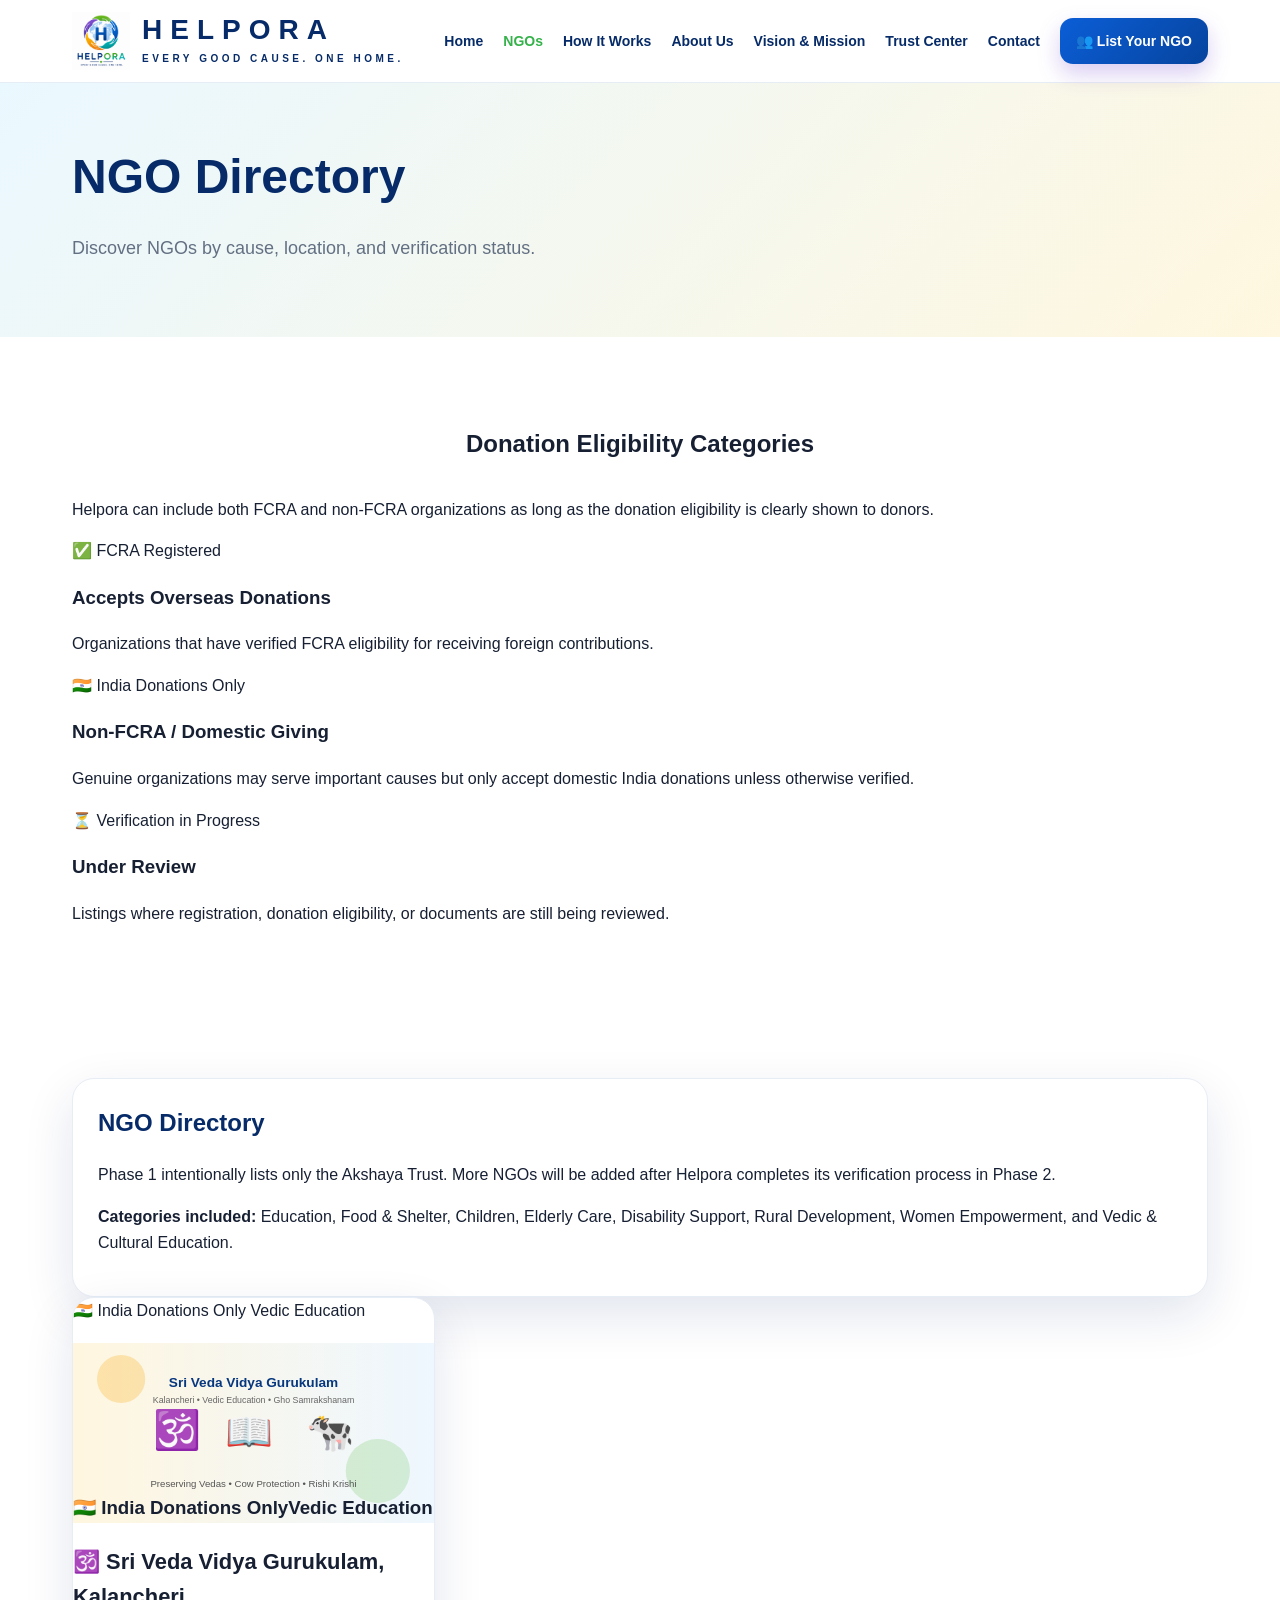
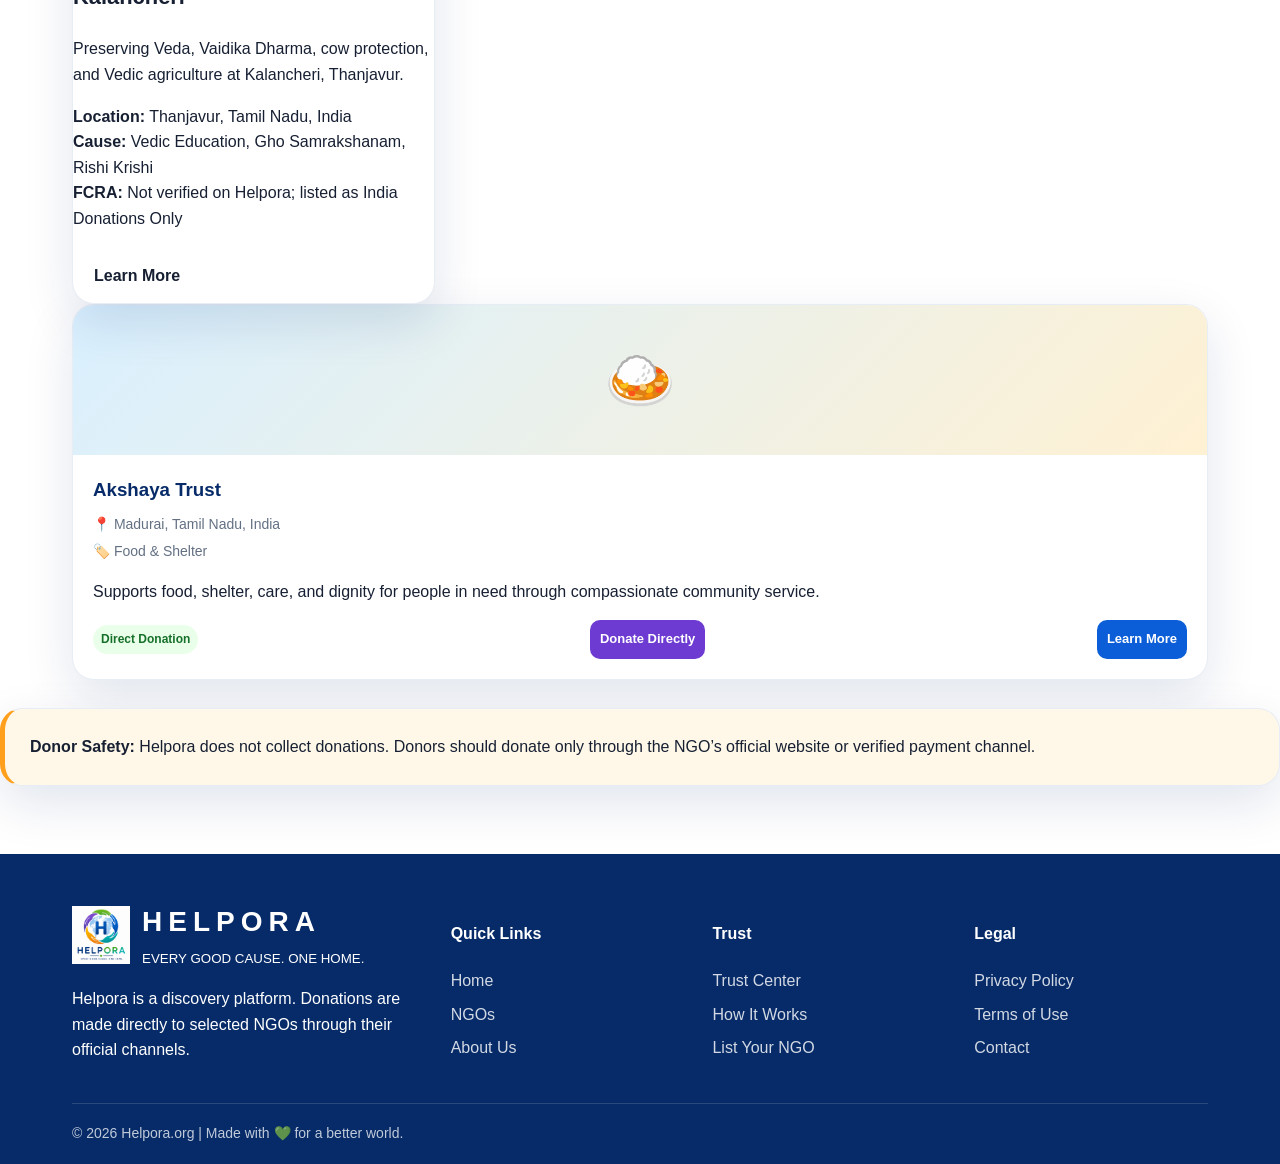
<file: ngos.html>
<!doctype html><html lang="en"><head><meta charset="utf-8"><meta name="viewport" content="width=device-width,initial-scale=1"><title>NGO Directory | Helpora</title><meta name="description" content="Discover NGOs by cause, location, and verification status."><link rel="stylesheet" href="assets/css/style.css"></head><body><header class="site-header"><div class="container navbar"><a class="logo-wrap" href="index.html"><img src="assets/images/helpora-logo.png" alt="Helpora logo"><span class="logo-text"><strong>HELPORA</strong><span>EVERY GOOD CAUSE. ONE HOME.</span></span></a><button class="mobile-toggle" aria-label="Open menu">☰</button><nav class="nav-links"><a class="" href="index.html">Home</a>
<a class="active" href="ngos.html">NGOs</a>
<a class="" href="how-it-works.html">How It Works</a>
<a class="" href="about.html">About Us</a>
<a class="" href="vision-mission.html">Vision & Mission</a>
<a class="" href="trust-center.html">Trust Center</a>
<a class="" href="contact.html">Contact</a><a class="nav-cta" href="list-your-ngo.html">👥 List Your NGO</a></nav></div></header><main><section class="page-hero"><div class="container"><h1>NGO Directory</h1><p>Discover NGOs by cause, location, and verification status.</p></div></section>

<section class="section">
  <div class="container">
    <h2 class="section-title">Donation Eligibility Categories</h2>
    <p class="section-intro">Helpora can include both FCRA and non-FCRA organizations as long as the donation eligibility is clearly shown to donors.</p>
    <div class="eligibility-strip">
      <div class="eligibility-card">
        <span class="badge-fcra">✅ FCRA Registered</span>
        <h3>Accepts Overseas Donations</h3>
        <p>Organizations that have verified FCRA eligibility for receiving foreign contributions.</p>
      </div>
      <div class="eligibility-card">
        <span class="badge-india-only">🇮🇳 India Donations Only</span>
        <h3>Non-FCRA / Domestic Giving</h3>
        <p>Genuine organizations may serve important causes but only accept domestic India donations unless otherwise verified.</p>
      </div>
      <div class="eligibility-card">
        <span class="badge-review">⏳ Verification in Progress</span>
        <h3>Under Review</h3>
        <p>Listings where registration, donation eligibility, or documents are still being reviewed.</p>
      </div>
    </div>
  </div>
</section>
<section class="section"><div class="container"><div class="content-card">
  <h2>NGO Directory</h2>
  <p>Phase 1 intentionally lists only the Akshaya Trust. More NGOs will be added after Helpora completes its verification process in Phase 2.</p>
  <p><strong>Categories included:</strong> Education, Food & Shelter, Children, Elderly Care, Disability Support, Rural Development, Women Empowerment, and Vedic & Cultural Education.</p>
</div>
<div class="ngo-grid">

      <div class="card ngo-card" data-cause="vedic">
        <span class="badge-india-only">🇮🇳 India Donations Only</span>
        <span class="badge-vedic">Vedic Education</span>
        <h3><div class="ngo-image"><img src="assets/kalancheri-hero.svg" alt="Sri Veda Vidya Gurukulam"></div><div class="content"><span class="badge-india-only">🇮🇳 India Donations Only</span><span class="badge-vedic">Vedic Education</span><h3>🕉️ Sri Veda Vidya Gurukulam, Kalancheri</h3></h3>
        <p>Preserving Veda, Vaidika Dharma, cow protection, and Vedic agriculture at Kalancheri, Thanjavur.</p>
        <p><strong>Location:</strong> Thanjavur, Tamil Nadu, India<br>
        <strong>Cause:</strong> Vedic Education, Gho Samrakshanam, Rishi Krishi<br>
        <strong>FCRA:</strong> Not verified on Helpora; listed as India Donations Only</p>
        <div class="actions"><a class="btn" href="kalancheri-veda-vidya-gurukulam.html">Learn More</a></div></div>
      </div>

<article class="ngo-card"><div class="ngo-image">🍛</div><div class="ngo-body"><h3>Akshaya Trust</h3><div class="meta">📍 Madurai, Tamil Nadu, India</div><div class="meta">🏷️ Food & Shelter</div><p>Supports food, shelter, care, and dignity for people in need through compassionate community service.</p><div class="card-footer"><span class="tag">Direct Donation</span><a class="donate" href="https://www.akshayatrust.org/donate-now/" target="_blank" rel="noopener">Donate Directly</a><a class="donate" href="https://www.akshayatrust.org/" target="_blank" rel="noopener" style="background:#0b5ed7">Learn More</a></div></div></article>
</div>
<div class="content-card warning" style="margin-top:28px">
  <strong>Donor Safety:</strong> Helpora does not collect donations. Donors should donate only through the NGO’s official website or verified payment channel.
</div></div></section></main><footer class="site-footer"><div class="container"><div class="footer-grid"><div><div class="footer-brand"><img src="assets/images/helpora-logo.png" alt="Helpora logo"><div><strong style="font-size:28px;letter-spacing:6px">HELPORA</strong><br><small>EVERY GOOD CAUSE. ONE HOME.</small></div></div><p>Helpora is a discovery platform. Donations are made directly to selected NGOs through their official channels.</p></div><div><h4>Quick Links</h4><a href="index.html">Home</a><a href="ngos.html">NGOs</a><a href="about.html">About Us</a></div><div><h4>Trust</h4><a href="trust-center.html">Trust Center</a><a href="how-it-works.html">How It Works</a><a href="list-your-ngo.html">List Your NGO</a></div><div><h4>Legal</h4><a href="privacy.html">Privacy Policy</a><a href="terms.html">Terms of Use</a><a href="contact.html">Contact</a></div></div><div class="footer-bottom">© <span id="year"></span> Helpora.org | Made with 💚 for a better world.</div></div></footer><script src="assets/js/main.js"></script></body></html>
</file>
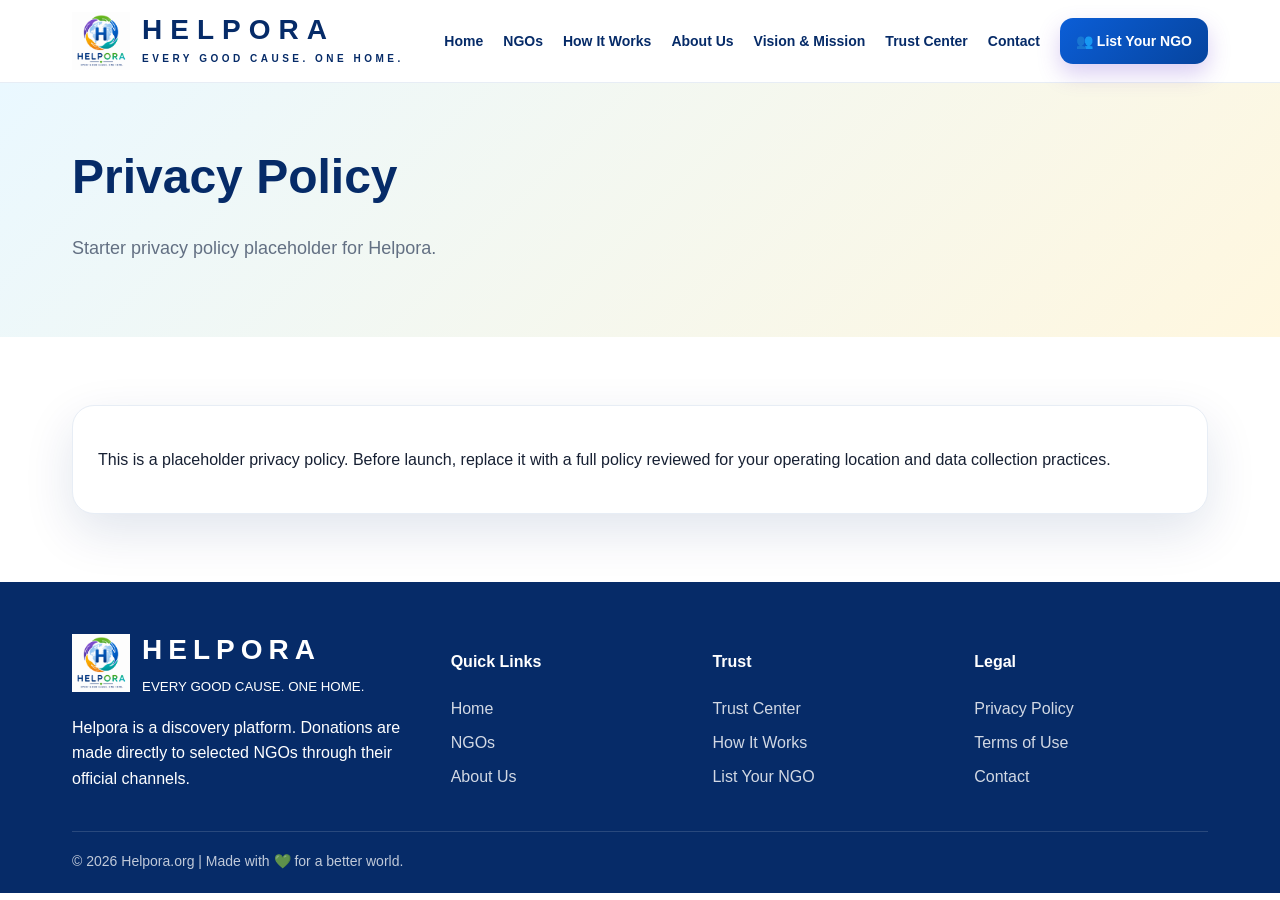
<file: privacy.html>
<!doctype html><html lang="en"><head><meta charset="utf-8"><meta name="viewport" content="width=device-width,initial-scale=1"><title>Privacy Policy | Helpora</title><meta name="description" content="Starter privacy policy placeholder for Helpora."><link rel="stylesheet" href="assets/css/style.css"></head><body><header class="site-header"><div class="container navbar"><a class="logo-wrap" href="index.html"><img src="assets/images/helpora-logo.png" alt="Helpora logo"><span class="logo-text"><strong>HELPORA</strong><span>EVERY GOOD CAUSE. ONE HOME.</span></span></a><button class="mobile-toggle" aria-label="Open menu">☰</button><nav class="nav-links"><a class="" href="index.html">Home</a>
<a class="" href="ngos.html">NGOs</a>
<a class="" href="how-it-works.html">How It Works</a>
<a class="" href="about.html">About Us</a>
<a class="" href="vision-mission.html">Vision & Mission</a>
<a class="" href="trust-center.html">Trust Center</a>
<a class="" href="contact.html">Contact</a><a class="nav-cta" href="list-your-ngo.html">👥 List Your NGO</a></nav></div></header><main><section class="page-hero"><div class="container"><h1>Privacy Policy</h1><p>Starter privacy policy placeholder for Helpora.</p></div></section><section class="section"><div class="container"><div class='content-card'><p>This is a placeholder privacy policy. Before launch, replace it with a full policy reviewed for your operating location and data collection practices.</p></div></div></section></main><footer class="site-footer"><div class="container"><div class="footer-grid"><div><div class="footer-brand"><img src="assets/images/helpora-logo.png" alt="Helpora logo"><div><strong style="font-size:28px;letter-spacing:6px">HELPORA</strong><br><small>EVERY GOOD CAUSE. ONE HOME.</small></div></div><p>Helpora is a discovery platform. Donations are made directly to selected NGOs through their official channels.</p></div><div><h4>Quick Links</h4><a href="index.html">Home</a><a href="ngos.html">NGOs</a><a href="about.html">About Us</a></div><div><h4>Trust</h4><a href="trust-center.html">Trust Center</a><a href="how-it-works.html">How It Works</a><a href="list-your-ngo.html">List Your NGO</a></div><div><h4>Legal</h4><a href="privacy.html">Privacy Policy</a><a href="terms.html">Terms of Use</a><a href="contact.html">Contact</a></div></div><div class="footer-bottom">© <span id="year"></span> Helpora.org | Made with 💚 for a better world.</div></div></footer><script src="assets/js/main.js"></script></body></html>
</file>
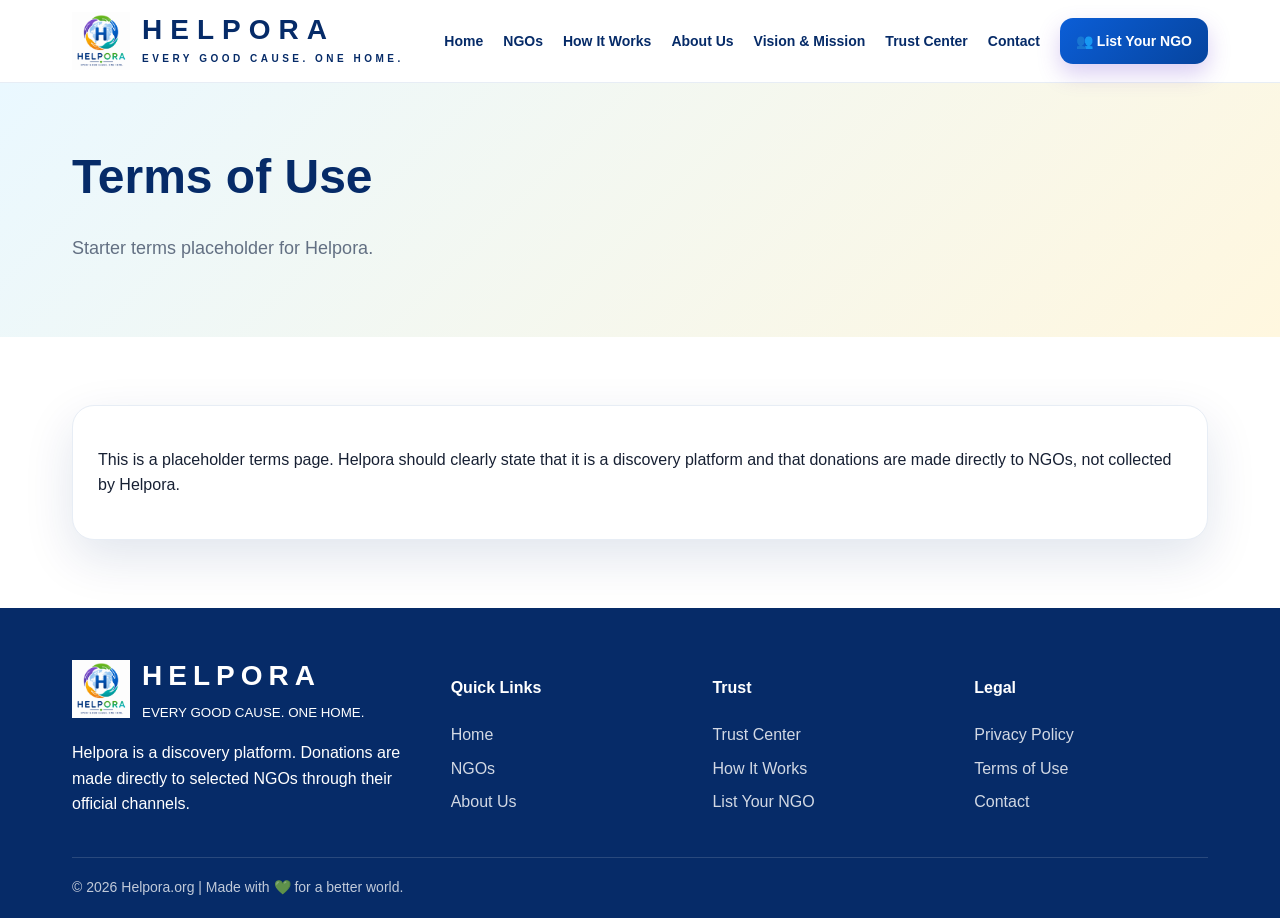
<file: terms.html>
<!doctype html><html lang="en"><head><meta charset="utf-8"><meta name="viewport" content="width=device-width,initial-scale=1"><title>Terms of Use | Helpora</title><meta name="description" content="Starter terms placeholder for Helpora."><link rel="stylesheet" href="assets/css/style.css"></head><body><header class="site-header"><div class="container navbar"><a class="logo-wrap" href="index.html"><img src="assets/images/helpora-logo.png" alt="Helpora logo"><span class="logo-text"><strong>HELPORA</strong><span>EVERY GOOD CAUSE. ONE HOME.</span></span></a><button class="mobile-toggle" aria-label="Open menu">☰</button><nav class="nav-links"><a class="" href="index.html">Home</a>
<a class="" href="ngos.html">NGOs</a>
<a class="" href="how-it-works.html">How It Works</a>
<a class="" href="about.html">About Us</a>
<a class="" href="vision-mission.html">Vision & Mission</a>
<a class="" href="trust-center.html">Trust Center</a>
<a class="" href="contact.html">Contact</a><a class="nav-cta" href="list-your-ngo.html">👥 List Your NGO</a></nav></div></header><main><section class="page-hero"><div class="container"><h1>Terms of Use</h1><p>Starter terms placeholder for Helpora.</p></div></section><section class="section"><div class="container"><div class='content-card'><p>This is a placeholder terms page. Helpora should clearly state that it is a discovery platform and that donations are made directly to NGOs, not collected by Helpora.</p></div></div></section></main><footer class="site-footer"><div class="container"><div class="footer-grid"><div><div class="footer-brand"><img src="assets/images/helpora-logo.png" alt="Helpora logo"><div><strong style="font-size:28px;letter-spacing:6px">HELPORA</strong><br><small>EVERY GOOD CAUSE. ONE HOME.</small></div></div><p>Helpora is a discovery platform. Donations are made directly to selected NGOs through their official channels.</p></div><div><h4>Quick Links</h4><a href="index.html">Home</a><a href="ngos.html">NGOs</a><a href="about.html">About Us</a></div><div><h4>Trust</h4><a href="trust-center.html">Trust Center</a><a href="how-it-works.html">How It Works</a><a href="list-your-ngo.html">List Your NGO</a></div><div><h4>Legal</h4><a href="privacy.html">Privacy Policy</a><a href="terms.html">Terms of Use</a><a href="contact.html">Contact</a></div></div><div class="footer-bottom">© <span id="year"></span> Helpora.org | Made with 💚 for a better world.</div></div></footer><script src="assets/js/main.js"></script></body></html>
</file>
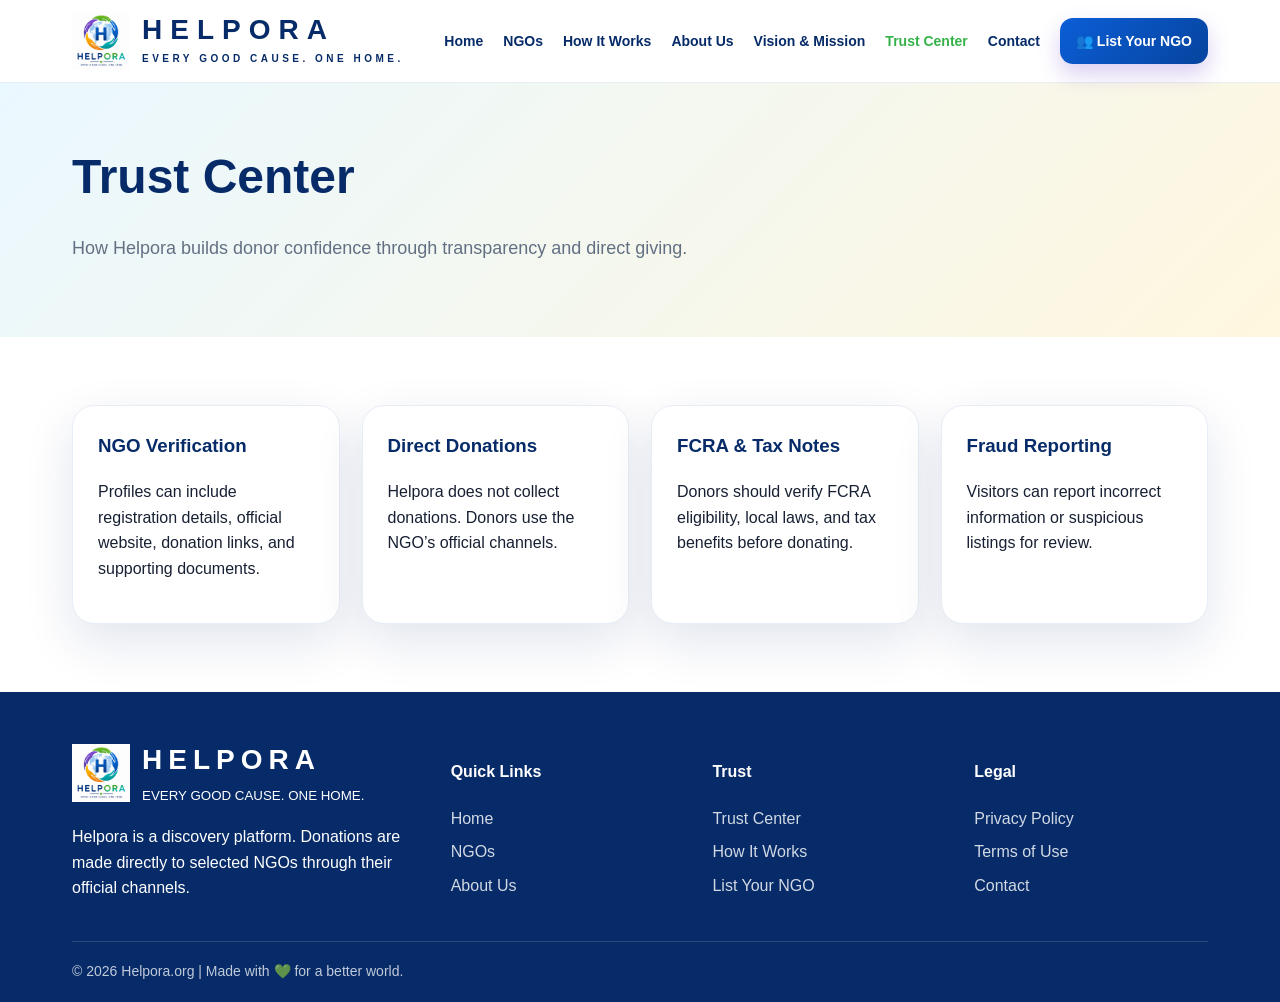
<file: trust-center.html>
<!doctype html><html lang="en"><head><meta charset="utf-8"><meta name="viewport" content="width=device-width,initial-scale=1"><title>Trust Center | Helpora</title><meta name="description" content="How Helpora builds donor confidence through transparency and direct giving."><link rel="stylesheet" href="assets/css/style.css"></head><body><header class="site-header"><div class="container navbar"><a class="logo-wrap" href="index.html"><img src="assets/images/helpora-logo.png" alt="Helpora logo"><span class="logo-text"><strong>HELPORA</strong><span>EVERY GOOD CAUSE. ONE HOME.</span></span></a><button class="mobile-toggle" aria-label="Open menu">☰</button><nav class="nav-links"><a class="" href="index.html">Home</a>
<a class="" href="ngos.html">NGOs</a>
<a class="" href="how-it-works.html">How It Works</a>
<a class="" href="about.html">About Us</a>
<a class="" href="vision-mission.html">Vision & Mission</a>
<a class="active" href="trust-center.html">Trust Center</a>
<a class="" href="contact.html">Contact</a><a class="nav-cta" href="list-your-ngo.html">👥 List Your NGO</a></nav></div></header><main><section class="page-hero"><div class="container"><h1>Trust Center</h1><p>How Helpora builds donor confidence through transparency and direct giving.</p></div></section><section class="section"><div class="container"><div class="steps"><div class="step"><h3>NGO Verification</h3><p>Profiles can include registration details, official website, donation links, and supporting documents.</p></div><div class="step"><h3>Direct Donations</h3><p>Helpora does not collect donations. Donors use the NGO’s official channels.</p></div><div class="step"><h3>FCRA & Tax Notes</h3><p>Donors should verify FCRA eligibility, local laws, and tax benefits before donating.</p></div><div class="step"><h3>Fraud Reporting</h3><p>Visitors can report incorrect information or suspicious listings for review.</p></div></div></div></section></main><footer class="site-footer"><div class="container"><div class="footer-grid"><div><div class="footer-brand"><img src="assets/images/helpora-logo.png" alt="Helpora logo"><div><strong style="font-size:28px;letter-spacing:6px">HELPORA</strong><br><small>EVERY GOOD CAUSE. ONE HOME.</small></div></div><p>Helpora is a discovery platform. Donations are made directly to selected NGOs through their official channels.</p></div><div><h4>Quick Links</h4><a href="index.html">Home</a><a href="ngos.html">NGOs</a><a href="about.html">About Us</a></div><div><h4>Trust</h4><a href="trust-center.html">Trust Center</a><a href="how-it-works.html">How It Works</a><a href="list-your-ngo.html">List Your NGO</a></div><div><h4>Legal</h4><a href="privacy.html">Privacy Policy</a><a href="terms.html">Terms of Use</a><a href="contact.html">Contact</a></div></div><div class="footer-bottom">© <span id="year"></span> Helpora.org | Made with 💚 for a better world.</div></div></footer><script src="assets/js/main.js"></script></body></html>
</file>
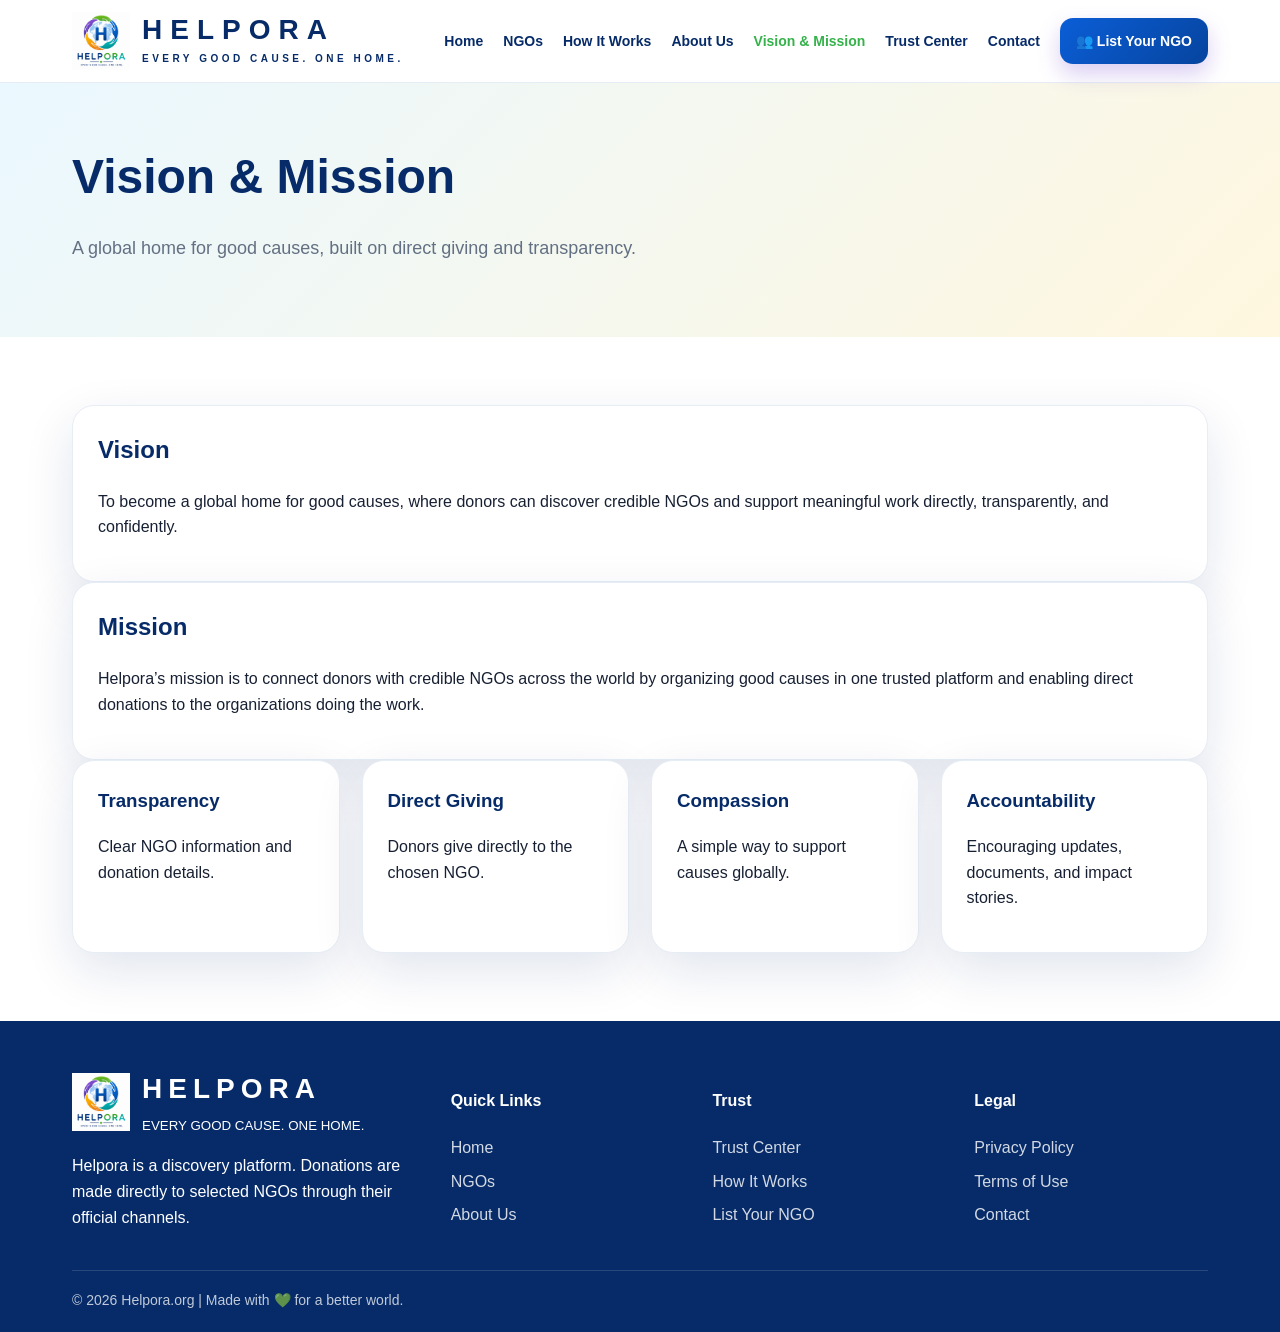
<file: vision-mission.html>
<!doctype html><html lang="en"><head><meta charset="utf-8"><meta name="viewport" content="width=device-width,initial-scale=1"><title>Vision & Mission | Helpora</title><meta name="description" content="A global home for good causes, built on direct giving and transparency."><link rel="stylesheet" href="assets/css/style.css"></head><body><header class="site-header"><div class="container navbar"><a class="logo-wrap" href="index.html"><img src="assets/images/helpora-logo.png" alt="Helpora logo"><span class="logo-text"><strong>HELPORA</strong><span>EVERY GOOD CAUSE. ONE HOME.</span></span></a><button class="mobile-toggle" aria-label="Open menu">☰</button><nav class="nav-links"><a class="" href="index.html">Home</a>
<a class="" href="ngos.html">NGOs</a>
<a class="" href="how-it-works.html">How It Works</a>
<a class="" href="about.html">About Us</a>
<a class="active" href="vision-mission.html">Vision & Mission</a>
<a class="" href="trust-center.html">Trust Center</a>
<a class="" href="contact.html">Contact</a><a class="nav-cta" href="list-your-ngo.html">👥 List Your NGO</a></nav></div></header><main><section class="page-hero"><div class="container"><h1>Vision & Mission</h1><p>A global home for good causes, built on direct giving and transparency.</p></div></section><section class="section"><div class="container"><div class="content-card"><h2>Vision</h2><p>To become a global home for good causes, where donors can discover credible NGOs and support meaningful work directly, transparently, and confidently.</p></div><div class="content-card"><h2>Mission</h2><p>Helpora’s mission is to connect donors with credible NGOs across the world by organizing good causes in one trusted platform and enabling direct donations to the organizations doing the work.</p></div><div class="steps"><div class="step"><h3>Transparency</h3><p>Clear NGO information and donation details.</p></div><div class="step"><h3>Direct Giving</h3><p>Donors give directly to the chosen NGO.</p></div><div class="step"><h3>Compassion</h3><p>A simple way to support causes globally.</p></div><div class="step"><h3>Accountability</h3><p>Encouraging updates, documents, and impact stories.</p></div></div></div></section></main><footer class="site-footer"><div class="container"><div class="footer-grid"><div><div class="footer-brand"><img src="assets/images/helpora-logo.png" alt="Helpora logo"><div><strong style="font-size:28px;letter-spacing:6px">HELPORA</strong><br><small>EVERY GOOD CAUSE. ONE HOME.</small></div></div><p>Helpora is a discovery platform. Donations are made directly to selected NGOs through their official channels.</p></div><div><h4>Quick Links</h4><a href="index.html">Home</a><a href="ngos.html">NGOs</a><a href="about.html">About Us</a></div><div><h4>Trust</h4><a href="trust-center.html">Trust Center</a><a href="how-it-works.html">How It Works</a><a href="list-your-ngo.html">List Your NGO</a></div><div><h4>Legal</h4><a href="privacy.html">Privacy Policy</a><a href="terms.html">Terms of Use</a><a href="contact.html">Contact</a></div></div><div class="footer-bottom">© <span id="year"></span> Helpora.org | Made with 💚 for a better world.</div></div></footer><script src="assets/js/main.js"></script></body></html>
</file>
<file: assets/css/style.css>
:root{
  --navy:#062b68; --blue:#0b5ed7; --green:#35b24a; --teal:#02a9a4;
  --purple:#6d3bd1; --orange:#ff9f1c; --text:#172033; --muted:#637083;
  --line:#e7edf5; --white:#fff; --soft:#f6fbff;
  --shadow:0 18px 50px rgba(6,43,104,.12); --radius:22px;
}
*{box-sizing:border-box}
html{scroll-behavior:smooth}
body{margin:0;font-family:Inter,Arial,sans-serif;color:var(--text);background:#fff;line-height:1.6}
a{color:inherit} img{max-width:100%;display:block}.container{max-width:1180px;margin:0 auto;padding:0 22px}
.site-header{position:sticky;top:0;z-index:100;background:rgba(255,255,255,.92);backdrop-filter:blur(16px);border-bottom:1px solid var(--line)}
.navbar{display:flex;align-items:center;justify-content:space-between;min-height:82px;gap:18px}
.logo-wrap{display:flex;align-items:center;gap:12px;text-decoration:none}.logo-wrap img{width:58px;height:58px;object-fit:contain}
.logo-text strong{display:block;letter-spacing:8px;font-size:28px;color:var(--navy);line-height:1}.logo-text span{display:block;letter-spacing:3.5px;font-size:10px;font-weight:800;color:var(--navy);margin-top:7px}
.nav-links{display:flex;align-items:center;gap:20px;font-weight:800;font-size:14px;color:var(--navy)}.nav-links a{text-decoration:none}.nav-links a:hover,.nav-links a.active{color:var(--green)}
.nav-cta{background:linear-gradient(135deg,var(--purple),#8a4cff);color:#fff!important;padding:12px 16px;border-radius:13px;text-decoration:none;box-shadow:0 10px 22px rgba(109,59,209,.25)}
.mobile-toggle{display:none;background:none;border:0;font-size:28px;color:var(--navy)}
.hero{position:relative;overflow:hidden;background:radial-gradient(circle at 82% 26%,rgba(2,169,164,.18),transparent 30%),radial-gradient(circle at 16% 72%,rgba(255,159,28,.20),transparent 34%),linear-gradient(135deg,#fff9df 0%,#e4f7ff 45%,#f6fff6 100%)}
.hero-grid{display:grid;grid-template-columns:1.02fr .98fr;align-items:center;gap:38px;padding:72px 0 70px}
.eyebrow{display:inline-flex;background:rgba(255,255,255,.78);border-radius:999px;padding:8px 13px;font-weight:900;color:var(--navy);font-size:13px;box-shadow:0 8px 20px rgba(6,43,104,.08)}
.hero h1{font-size:64px;line-height:1.02;margin:22px 0;color:var(--navy);letter-spacing:-1.6px}.hero h1 span{display:block;background:linear-gradient(90deg,var(--green),var(--teal));-webkit-background-clip:text;background-clip:text;color:transparent}
.hero p{font-size:19px;max-width:590px;color:#26384d;margin:0 0 28px}.btn-row{display:flex;gap:14px;flex-wrap:wrap}
.btn{display:inline-flex;align-items:center;gap:9px;padding:14px 20px;border-radius:14px;text-decoration:none;font-weight:900;border:1px solid transparent}
.btn-primary{background:linear-gradient(135deg,var(--purple),#7a49ea);color:#fff;box-shadow:0 13px 24px rgba(109,59,209,.25)}.btn-secondary{background:rgba(255,255,255,.82);color:var(--navy);border-color:#b8c7ff}
.trust-pill{display:flex;align-items:center;gap:12px;margin-top:25px;background:rgba(255,255,255,.72);max-width:540px;border-radius:16px;padding:13px 16px;color:#14304f;font-weight:700}.shield{width:38px;height:38px;border-radius:13px;background:linear-gradient(135deg,var(--green),#7ed36e);display:grid;place-items:center;color:#fff;font-size:22px;flex:0 0 auto}
.hero-visual{position:relative;min-height:475px;display:grid;place-items:center}.earth-card{position:relative;width:min(460px,92%);aspect-ratio:1/1;border-radius:48% 52% 45% 55%;background:radial-gradient(circle at 42% 36%,#30b8e8 0 20%,#0d70b7 38%,#07549c 68%,#083b78 100%);box-shadow:inset -20px -28px 50px rgba(0,0,0,.25),0 30px 80px rgba(6,43,104,.25);overflow:hidden}
.earth-card:before{content:"";position:absolute;inset:8%;background:rgba(70,185,91,.88);clip-path:polygon(20% 20%,37% 13%,56% 22%,65% 34%,50% 40%,42% 55%,29% 51%,14% 38%);border-radius:42%}.earth-card:after{content:"";position:absolute;right:14%;bottom:18%;width:42%;height:28%;background:rgba(70,185,91,.88);clip-path:polygon(5% 30%,32% 3%,72% 22%,94% 62%,60% 92%,20% 78%);border-radius:45%}
.helping-hand{position:absolute;bottom:10px;left:50%;transform:translateX(-50%);width:330px;height:110px;background:linear-gradient(90deg,#d9894e,#f4bd73);border-radius:50% 50% 18px 18px;opacity:.92;filter:drop-shadow(0 14px 20px rgba(0,0,0,.15))}
.float-icon{position:absolute;width:66px;height:66px;border-radius:22px;background:rgba(255,255,255,.78);display:grid;place-items:center;font-size:34px;box-shadow:var(--shadow);animation:float 4s ease-in-out infinite}.i1{left:8%;top:16%}.i2{right:6%;top:18%;animation-delay:.5s}.i3{left:12%;bottom:21%;animation-delay:1s}.i4{right:12%;bottom:17%;animation-delay:1.4s}@keyframes float{0%,100%{transform:translateY(0)}50%{transform:translateY(-14px)}}
.section{padding:68px 0}.section-soft{background:linear-gradient(90deg,#f3fff9,#fff8ef,#f4f8ff)}.section-title{text-align:center;margin-bottom:34px}.section-title h2{font-size:34px;line-height:1.1;color:var(--navy);margin:0 0 10px}.section-title p{margin:0 auto;color:var(--muted);max-width:760px}
.steps{display:grid;grid-template-columns:repeat(4,1fr);gap:22px}.step,.content-card{background:#fff;border:1px solid var(--line);border-radius:var(--radius);padding:25px;box-shadow:var(--shadow)}.icon-circle{width:66px;height:66px;border-radius:21px;display:grid;place-items:center;color:#fff;font-size:30px;font-weight:900;margin-bottom:15px}.bg-green{background:linear-gradient(135deg,#2aaa52,#71d67a)}.bg-blue{background:linear-gradient(135deg,#2379d5,#72b7f7)}.bg-purple{background:linear-gradient(135deg,#7848dc,#a474ff)}.bg-orange{background:linear-gradient(135deg,#ff8a00,#ffb342)}.step h3,.content-card h2{color:var(--navy);margin-top:0}
.causes{display:grid;grid-template-columns:repeat(7,1fr);gap:14px}.cause{background:#fff;border:1px solid var(--line);border-radius:18px;padding:18px 10px;text-align:center;box-shadow:0 10px 28px rgba(6,43,104,.06);font-weight:900;color:var(--navy);min-height:126px;display:flex;flex-direction:column;justify-content:center;gap:10px}.cause span{font-size:32px}.cause small{font-size:12px;line-height:1.25}
.ngo-grid{display:grid;grid-template-columns:repeat(3,1fr);gap:24px}.ngo-card{background:#fff;border:1px solid var(--line);border-radius:22px;overflow:hidden;box-shadow:var(--shadow);transition:transform .2s}.ngo-card:hover{transform:translateY(-6px)}.ngo-image{height:150px;background:linear-gradient(135deg,#d9f0ff,#fff1d3);display:grid;place-items:center;font-size:58px}.ngo-body{padding:20px}.ngo-body h3{margin:0 0 8px;color:var(--navy)}.meta{font-size:14px;color:var(--muted);margin:5px 0}.tag{font-size:12px;background:#eaffea;color:#17702a;font-weight:900;padding:5px 8px;border-radius:999px}.donate{font-size:13px;background:var(--purple);color:#fff;padding:9px 10px;border-radius:10px;text-decoration:none;font-weight:900}.card-footer{display:flex;justify-content:space-between;align-items:center;gap:8px;margin-top:15px}
.trust-band{background:linear-gradient(120deg,#0b5ed7,#02a9a4,#8cc63f);color:#fff}.trust-grid{display:grid;grid-template-columns:1.25fr repeat(3,1fr);gap:26px;align-items:center}.trust-grid h2{font-size:34px;line-height:1.1;margin:0 0 8px}.trust-item{display:flex;gap:13px;align-items:flex-start}.trust-item span{font-size:34px}.trust-item h3{margin:0 0 4px}.trust-item p{margin:0;font-size:14px;color:rgba(255,255,255,.88)}
.page-hero{background:linear-gradient(135deg,#eaf8ff,#fff7df);padding:56px 0}.page-hero h1{font-size:48px;color:var(--navy);margin:0}.page-hero p{font-size:18px;color:var(--muted);max-width:760px}.founder-grid{display:grid;grid-template-columns:.75fr 1.25fr;gap:34px;align-items:start}.founder-photo{border-radius:26px;background:linear-gradient(135deg,#dff4ff,#fff3c4);min-height:360px;display:grid;place-items:center;text-align:center;padding:28px;box-shadow:var(--shadow)}.founder-photo img{border-radius:22px;width:100%;object-fit:cover}.quote{font-size:24px;color:var(--navy);font-weight:900;line-height:1.35}
.form-grid{display:grid;grid-template-columns:1fr 1fr;gap:16px}label{display:block;font-weight:900;color:var(--navy);margin-bottom:7px}input,select,textarea{width:100%;border:1px solid #ced8e6;border-radius:12px;padding:13px 14px;font:inherit}textarea{min-height:160px}
.site-footer{background:#062b68;color:#fff;padding:46px 0 20px}.footer-grid{display:grid;grid-template-columns:1.5fr repeat(3,1fr);gap:28px}.footer-brand{display:flex;align-items:center;gap:12px;margin-bottom:12px}.footer-brand img{width:58px}.footer-grid a{display:block;text-decoration:none;color:rgba(255,255,255,.82);margin:8px 0}.footer-bottom{border-top:1px solid rgba(255,255,255,.14);margin-top:24px;padding-top:18px;color:rgba(255,255,255,.75);font-size:14px}.warning{background:#fff8e8;border-left:5px solid var(--orange)}
@media(max-width:1050px){.hero-grid{grid-template-columns:1fr;text-align:center}.hero p,.trust-pill{margin-left:auto;margin-right:auto}.steps{grid-template-columns:repeat(2,1fr)}.causes{grid-template-columns:repeat(3,1fr)}.ngo-grid{grid-template-columns:repeat(2,1fr)}.trust-grid,.footer-grid,.founder-grid{grid-template-columns:1fr 1fr}}
@media(max-width:760px){.mobile-toggle{display:block}.nav-links{display:none;position:absolute;left:0;right:0;top:82px;background:#fff;flex-direction:column;align-items:flex-start;padding:18px 22px;border-bottom:1px solid var(--line)}.nav-links.open{display:flex}.logo-text strong{font-size:22px;letter-spacing:5px}.logo-text span{font-size:8px;letter-spacing:2px}.hero h1{font-size:42px}.hero-visual{min-height:360px}.section{padding:48px 0}.steps,.ngo-grid,.trust-grid,.footer-grid,.form-grid,.founder-grid{grid-template-columns:1fr}.causes{grid-template-columns:repeat(2,1fr)}.page-hero h1{font-size:38px}}

/* Recommended Helpora hero redesign */
.hero{
  background:
    linear-gradient(90deg,rgba(255,255,255,.98) 0%,rgba(255,255,255,.96) 43%,rgba(255,255,255,.78) 60%,rgba(242,255,247,.70) 100%),
    radial-gradient(circle at 85% 36%,rgba(53,178,74,.20),transparent 32%),
    radial-gradient(circle at 12% 85%,rgba(255,159,28,.16),transparent 34%);
}
.hero-grid{padding:74px 0 72px;gap:46px}
.hero h1{font-size:68px}
.hero-brand-panel{
  min-height:500px;
  display:flex;
  flex-direction:column;
  justify-content:center;
  align-items:center;
  position:relative;
  border-radius:34px;
  overflow:hidden;
  background:
    linear-gradient(135deg,rgba(255,255,255,.86),rgba(255,255,255,.56)),
    radial-gradient(circle at 78% 30%,rgba(53,178,74,.20),transparent 30%),
    radial-gradient(circle at 24% 76%,rgba(2,169,164,.16),transparent 35%);
  border:1px solid rgba(231,237,245,.85);
  box-shadow:0 26px 80px rgba(6,43,104,.16);
  padding:24px;
}
.hero-brand-panel:before{
  content:"";
  position:absolute;
  inset:0;
  background:
    linear-gradient(110deg,rgba(255,255,255,.48),rgba(255,255,255,0)),
    url("assets/images/helpora-logo.png");
  background-repeat:no-repeat;
  background-position:center;
  background-size:700px;
  opacity:.055;
  filter:blur(.2px);
}
.brand-glow{
  position:absolute;
  width:380px;height:380px;
  border-radius:50%;
  background:radial-gradient(circle,rgba(255,255,255,.95) 0%,rgba(233,248,255,.70) 48%,rgba(255,255,255,0) 72%);
}
.hero-big-logo{
  position:relative;
  z-index:2;
  width:min(540px,96%);
  max-height:460px;
  object-fit:contain;
  filter:drop-shadow(0 16px 26px rgba(6,43,104,.14));
}
.hero-image-note{
  position:relative;
  z-index:3;
  margin-top:-10px;
  background:rgba(255,255,255,.88);
  color:var(--navy);
  border:1px solid var(--line);
  border-radius:999px;
  padding:11px 16px;
  font-weight:900;
  box-shadow:0 12px 28px rgba(6,43,104,.10);
  text-align:center;
}
.btn-primary{background:linear-gradient(135deg,var(--blue),#06449e)}
.nav-cta{background:linear-gradient(135deg,var(--blue),#06449e)}
@media(max-width:1050px){
  .hero h1{font-size:56px}
  .hero-brand-panel{min-height:390px;max-width:650px;margin:auto}
  .hero-big-logo{width:min(500px,94%)}
}
@media(max-width:760px){
  .hero h1{font-size:42px}
  .hero-brand-panel{min-height:300px;border-radius:24px;padding:14px}
  .hero-big-logo{width:min(360px,96%)}
  .hero-image-note{font-size:13px;border-radius:18px;margin-top:0}
}


/* Hero good-cause background image update */
.hero{
  position:relative;
  background:
    linear-gradient(90deg,rgba(255,255,255,.96) 0%,rgba(255,255,255,.92) 43%,rgba(255,255,255,.76) 62%,rgba(255,255,255,.64) 100%),
    url("images/hero-good-causes-bg.png") center/cover no-repeat;
}
.hero:before{
  content:"";
  position:absolute;
  inset:0;
  background:
    radial-gradient(circle at 14% 48%,rgba(255,255,255,.72),transparent 26%),
    radial-gradient(circle at 58% 52%,rgba(255,255,255,.46),transparent 28%),
    radial-gradient(circle at 88% 45%,rgba(255,255,255,.34),transparent 27%);
  pointer-events:none;
}
.hero-grid{position:relative;z-index:1;}
.hero-brand-panel{
  background:rgba(255,255,255,.78);
  backdrop-filter:blur(7px);
  border:1px solid rgba(255,255,255,.74);
}
.hero-brand-panel:before{
  opacity:.035;
}
.hero-copy{background:rgba(255,255,255,.44);border-radius:28px;padding:22px 24px;margin-left:-24px;backdrop-filter:blur(3px)}
@media(max-width:1050px){
  .hero{background:
    linear-gradient(180deg,rgba(255,255,255,.95),rgba(255,255,255,.85)),
    url("images/hero-good-causes-bg.png") center/cover no-repeat;}
  .hero-copy{margin-left:0;}
}
@media(max-width:760px){
  .hero-copy{padding:16px;border-radius:20px;}
}
</file>
<file: styles.css>
/* Helpora final hero background update */
.hero, .hero-section, .home-hero {
  position: relative;
  overflow: hidden;
  background:
    linear-gradient(90deg, rgba(255,255,255,0.96) 0%, rgba(255,255,255,0.88) 38%, rgba(255,255,255,0.54) 62%, rgba(255,255,255,0.24) 100%),
    url("assets/helpora-hero-good-cause-bg.png") center center / cover no-repeat !important;
  min-height: 500px;
}

.hero::before, .hero-section::before, .home-hero::before {
  content: "";
  position: absolute;
  inset: 0;
  background:
    radial-gradient(circle at 75% 45%, rgba(255,255,255,0.55), rgba(255,255,255,0.05) 38%, rgba(255,255,255,0) 60%),
    linear-gradient(180deg, rgba(255,255,255,0.02), rgba(255,255,255,0.36));
  pointer-events: none;
  z-index: 0;
}

.hero > *, .hero-section > *, .home-hero > * {
  position: relative;
  z-index: 1;
}

.hero-logo img,
.hero-brand img,
.hero-image img,
.hero .brand-hero-logo,
.hero-section .brand-hero-logo,
.home-hero .brand-hero-logo {
  max-width: 520px !important;
  width: min(520px, 90vw) !important;
  height: auto !important;
}

.hero-logo,
.hero-brand,
.hero-image {
  display: flex;
  align-items: center;
  justify-content: center;
}

/* Decorative brand logo layer for home hero when existing HTML has no hero image container */
.hero .hero-bg-logo,
.hero-section .hero-bg-logo,
.home-hero .hero-bg-logo {
  width: min(520px, 88vw);
  height: auto;
  filter: drop-shadow(0 16px 30px rgba(7,55,127,0.18));
}

@media (max-width: 900px) {
  .hero, .hero-section, .home-hero {
    min-height: auto;
    background:
      linear-gradient(180deg, rgba(255,255,255,0.96), rgba(255,255,255,0.86)),
      url("assets/helpora-hero-good-cause-bg.png") center center / cover no-repeat !important;
  }
  .hero-logo img,
  .hero-brand img,
  .hero-image img,
  .hero .brand-hero-logo,
  .hero-section .brand-hero-logo,
  .home-hero .brand-hero-logo {
    max-width: 360px !important;
  }
}

/* custom hero banner */
.hero,.hero-section,.home-hero{
background:
linear-gradient(rgba(255,255,255,.12),rgba(255,255,255,.12)),
url('assets/hero-banner.png') center/cover no-repeat !important;
min-height:500px;
}


/* Mobile: preserve readability instead of cropping the banner */
@media (max-width: 768px) {
  .hero-banner-only {
    overflow-x: auto;
  }

  .hero-banner-only img {
    width: 1150px;
    max-width: none;
  }
}





/* Smooth transition after the hero */
.hero-banner-only + section,
.hero-banner-only + .section {
  position: relative;
  margin-top: 0 !important;
  padding-top: 44px !important;
}

/* Better desktop display for the wide banner */
@media (min-width: 1024px) {
  .hero-banner-only img {
    min-height: 390px;
    max-height: 520px;
    object-fit: cover !important;
  }
}

/* Tablet */
@media (max-width: 1023px) {
  .hero-banner-only img {
    min-height: 300px;
    object-fit: cover !important;
  }
}

/* Mobile: show the left CTA area clearly and avoid tiny unreadable full banner */
@media (max-width: 640px) {
  .hero-banner-only {
    overflow: hidden !important;
  }

  .hero-banner-only img {
    width: 190vw !important;
    max-width: none !important;
    min-height: 330px;
    object-fit: cover !important;
    object-position: 18% center !important;
  }

  .nav, .navigation, header .container {
    gap: 10px;
  }
}


/* Professional full visible Helpora hero banner */
.hero-banner-only {
  width: 100vw !important;
  max-width: 100vw !important;
  margin-left: calc(50% - 50vw) !important;
  margin-right: calc(50% - 50vw) !important;
  padding: 18px 0 22px !important;
  background: linear-gradient(180deg, #ffffff 0%, #f7fbff 100%) !important;
  overflow: hidden !important;
  line-height: 0 !important;
  box-shadow: 0 14px 38px rgba(7, 55, 127, 0.08);
}

.hero-banner-only img {
  display: block !important;
  width: min(96vw, 1500px) !important;
  max-width: 96vw !important;
  height: auto !important;
  margin: 0 auto !important;
  object-fit: contain !important;
  object-position: center center !important;
  border-radius: 30px !important;
  box-shadow: 0 16px 44px rgba(7, 55, 127, 0.14);
}

/* Keep the full uploaded banner visible on tablets and phones */
@media (max-width: 768px) {
  .hero-banner-only {
    padding: 10px 0 14px !important;
    overflow: visible !important;
  }

  .hero-banner-only img {
    width: 96vw !important;
    max-width: 96vw !important;
    height: auto !important;
    object-fit: contain !important;
    border-radius: 18px !important;
  }
}


/* Centered hero banner fix */
.hero-banner-only{
 display:flex !important;
 justify-content:center !important;
 align-items:center !important;
 width:100% !important;
 max-width:none !important;
 margin:0 auto !important;
 padding:24px 0 !important;
 background:#fff !important;
}
.hero-banner-only img{
 display:block !important;
 width:auto !important;
 max-width:min(1500px,96vw) !important;
 height:auto !important;
 margin-left:auto !important;
 margin-right:auto !important;
 object-fit:contain !important;
}


/* Helpora NGO eligibility badges and Kalancheri page */
.eligibility-strip {
  display: grid;
  grid-template-columns: repeat(3, 1fr);
  gap: 18px;
  margin: 28px 0;
}

.eligibility-card {
  background: #fff;
  border: 1px solid #e6edf5;
  border-radius: 18px;
  padding: 20px;
  box-shadow: 0 10px 28px rgba(7,55,127,0.06);
}

.eligibility-card h3 {
  margin: 0 0 8px;
  color: #07377f;
}

.badge-fcra,
.badge-india-only,
.badge-review,
.badge-vedic {
  display: inline-block;
  padding: 7px 12px;
  border-radius: 999px;
  font-size: 13px;
  font-weight: 800;
  margin: 4px 6px 10px 0;
}

.badge-fcra { background: #eaffea; color: #16730c; }
.badge-india-only { background: #eaf5ff; color: #064fbc; }
.badge-review { background: #fff6e1; color: #9a6500; }
.badge-vedic { background: #f4efff; color: #5c2bb5; }

.ngo-detail-hero {
  background: linear-gradient(135deg, #eef7ff, #fff, #f4fff8);
  padding: 58px 0;
}

.ngo-detail-grid {
  display: grid;
  grid-template-columns: 1.05fr .95fr;
  gap: 28px;
  align-items: start;
}

.ngo-summary-box {
  background: #fff;
  border: 1px solid #e6edf5;
  border-radius: 24px;
  padding: 26px;
  box-shadow: 0 16px 40px rgba(7,55,127,.08);
}

.ngo-summary-box h1 {
  margin: 0 0 10px;
  color: #07377f;
  font-size: clamp(34px, 5vw, 54px);
}

.ngo-fact-list {
  list-style: none;
  padding: 0;
  margin: 18px 0 0;
}

.ngo-fact-list li {
  padding: 10px 0;
  border-bottom: 1px solid #e6edf5;
}

.ngo-fact-list li:last-child { border-bottom: 0; }

.pillar-grid {
  display: grid;
  grid-template-columns: repeat(3, 1fr);
  gap: 18px;
}

.support-grid {
  display: grid;
  grid-template-columns: repeat(3, 1fr);
  gap: 18px;
}

.warning-note {
  background: #fff8e6;
  border: 1px solid #ffe0a3;
  color: #6a4600;
  padding: 16px 18px;
  border-radius: 16px;
  margin: 18px 0;
}

.source-note {
  font-size: 13px;
  color: #667085;
}

@media (max-width: 900px) {
  .eligibility-strip,
  .ngo-detail-grid,
  .pillar-grid,
  .support-grid {
    grid-template-columns: 1fr;
  }
}


/* Colorful Kalancheri NGO card background */
.card.kalancheri-feature-card,
.ngo-card.kalancheri-feature-card {
  position: relative;
  overflow: hidden;
  border: 1px solid rgba(246, 164, 0, 0.28) !important;
  background:
    linear-gradient(90deg, rgba(255,255,255,0.94) 0%, rgba(255,255,255,0.84) 48%, rgba(255,255,255,0.72) 100%),
    url("assets/kalancheri-card-bg.svg") center center / cover no-repeat !important;
  box-shadow: 0 18px 44px rgba(246, 164, 0, 0.14), 0 10px 28px rgba(7,55,127,0.08) !important;
}

.card.kalancheri-feature-card::before,
.ngo-card.kalancheri-feature-card::before {
  content: "";
  position: absolute;
  inset: 0;
  background:
    radial-gradient(circle at 85% 15%, rgba(67,176,42,.18), transparent 32%),
    radial-gradient(circle at 90% 88%, rgba(8,168,168,.14), transparent 30%);
  pointer-events: none;
}

.card.kalancheri-feature-card > *,
.ngo-card.kalancheri-feature-card > * {
  position: relative;
  z-index: 1;
}

.kalancheri-feature-card h3 {
  color: #07377f !important;
}

.kalancheri-feature-card .btn {
  background: #f6a400 !important;
  border-color: #f6a400 !important;
  color: #07377f !important;
}

.kalancheri-feature-card .badge-india-only {
  background: #eaf5ff !important;
  color: #064fbc !important;
}

.kalancheri-feature-card .badge-vedic {
  background: #fff4df !important;
  color: #9a6500 !important;
}

.kalancheri-feature-card{background:linear-gradient(135deg,#fff8e6,#fff3cf 45%,#eef8ff)!important;border:2px solid #f6c453!important;border-radius:22px;box-shadow:0 16px 32px rgba(246,164,0,.18)}.kalancheri-feature-card:hover{transform:translateY(-4px);box-shadow:0 20px 40px rgba(7,55,127,.16)}.kalancheri-feature-card h3{color:#0b4c9c!important}.kalancheri-feature-card .btn{background:#43b02a!important;border-color:#43b02a!important;color:#fff!important}.kalancheri-feature-card .badge-india-only{background:#e8f2ff!important;color:#0b5ed7!important}.kalancheri-feature-card .badge-vedic{background:#fff0d2!important;color:#b26a00!important}

/* Consistent premium NGO directory card design */
.ngo-card,
.card.ngo-card,
.kalancheri-feature-card {
  position: relative;
  overflow: hidden;
  border-radius: 24px !important;
  border: 1px solid rgba(230, 237, 245, 0.95) !important;
  background:
    linear-gradient(180deg, rgba(255,255,255,0.96), rgba(255,255,255,0.92)),
    radial-gradient(circle at top right, rgba(6,79,188,0.12), transparent 36%),
    radial-gradient(circle at bottom left, rgba(67,176,42,0.10), transparent 34%),
    #ffffff !important;
  box-shadow: 0 16px 38px rgba(7, 55, 127, 0.09) !important;
  padding: 26px !important;
  transition: transform .22s ease, box-shadow .22s ease, border-color .22s ease;
}

.ngo-card:hover,
.card.ngo-card:hover,
.kalancheri-feature-card:hover {
  transform: translateY(-5px);
  border-color: rgba(6,79,188,0.24) !important;
  box-shadow: 0 24px 48px rgba(7, 55, 127, 0.14) !important;
}

.ngo-card::before,
.card.ngo-card::before,
.kalancheri-feature-card::before {
  content: "";
  position: absolute;
  top: 0;
  left: 0;
  height: 7px;
  width: 100%;
  background: linear-gradient(90deg, #064fbc, #43b02a, #f6a400);
}

.ngo-card > *,
.card.ngo-card > *,
.kalancheri-feature-card > * {
  position: relative;
  z-index: 1;
}

.ngo-card h3,
.card.ngo-card h3,
.kalancheri-feature-card h3 {
  color: #07377f !important;
  font-size: 22px;
  line-height: 1.25;
  margin-bottom: 12px;
}

.ngo-card p,
.card.ngo-card p,
.kalancheri-feature-card p {
  color: #475467;
}

.ngo-card .btn,
.card.ngo-card .btn,
.kalancheri-feature-card .btn {
  background: #064fbc !important;
  border-color: #064fbc !important;
  color: #ffffff !important;
  border-radius: 999px !important;
  box-shadow: 0 10px 22px rgba(6,79,188,0.18);
}

.ngo-card .btn:hover,
.card.ngo-card .btn:hover,
.kalancheri-feature-card .btn:hover {
  background: #43b02a !important;
  border-color: #43b02a !important;
}

.badge,
.badge-fcra,
.badge-india-only,
.badge-review,
.badge-vedic {
  display: inline-block;
  border-radius: 999px;
  padding: 7px 12px;
  font-size: 13px;
  font-weight: 800;
  margin: 4px 6px 12px 0;
}

.badge-fcra {
  background: #eaffea !important;
  color: #16730c !important;
}

.badge-india-only {
  background: #eaf5ff !important;
  color: #064fbc !important;
}

.badge-review,
.badge.orange {
  background: #fff6e1 !important;
  color: #9a6500 !important;
}

.badge-vedic {
  background: #f4efff !important;
  color: #5c2bb5 !important;
}

/* Cause-specific subtle accents, while keeping same card design */
.ngo-card[data-cause="education"]::before { background: linear-gradient(90deg, #064fbc, #43b02a); }
.ngo-card[data-cause="healthcare"]::before { background: linear-gradient(90deg, #064fbc, #08a8a8); }
.ngo-card[data-cause="vedic"]::before { background: linear-gradient(90deg, #f6a400, #6b3bd2); }
.ngo-card[data-cause="food"]::before { background: linear-gradient(90deg, #f6a400, #43b02a); }

/* Unified NGO cards */
.ngo-grid,.card-grid{display:grid;grid-template-columns:repeat(auto-fit,minmax(360px,1fr));gap:28px}
.ngo-card{
display:flex!important;
flex-direction:column;
padding:0!important;
overflow:hidden!important;
min-height:620px;
background:#fff!important;
border-radius:26px!important;
border:1px solid #e8edf5!important;
box-shadow:0 18px 42px rgba(7,55,127,.10)!important;
}
.ngo-card .card-image,.ngo-card .ngo-image{
height:220px;
background:linear-gradient(135deg,#eef8ff,#fff6df);
display:flex;
align-items:center;
justify-content:center;
overflow:hidden;
}
.nggo-card .card-image img,.ngo-card .ngo-image img{width:100%;height:100%;object-fit:cover}
.ngo-card .card-body,.ngo-card .content{padding:24px;display:flex;flex-direction:column;flex:1}
.ngo-card h3{font-size:2rem!important;margin:8px 0 12px}
.ngo-card p{line-height:1.6}
.ngo-card .actions,.ngo-card .button-group{margin-top:auto;display:flex;gap:12px;flex-wrap:wrap}
.ngo-card .btn{border-radius:14px!important;padding:12px 18px!important}

/* Center hero banner */
.hero,.hero-section{display:flex;justify-content:center}.hero .container,.hero-section .container{display:flex;justify-content:center}.hero img,.hero-banner,.banner-image,.hero-image img{display:block;margin:0 auto;max-width:1400px;width:100%;height:auto;object-fit:contain;}
</file>
